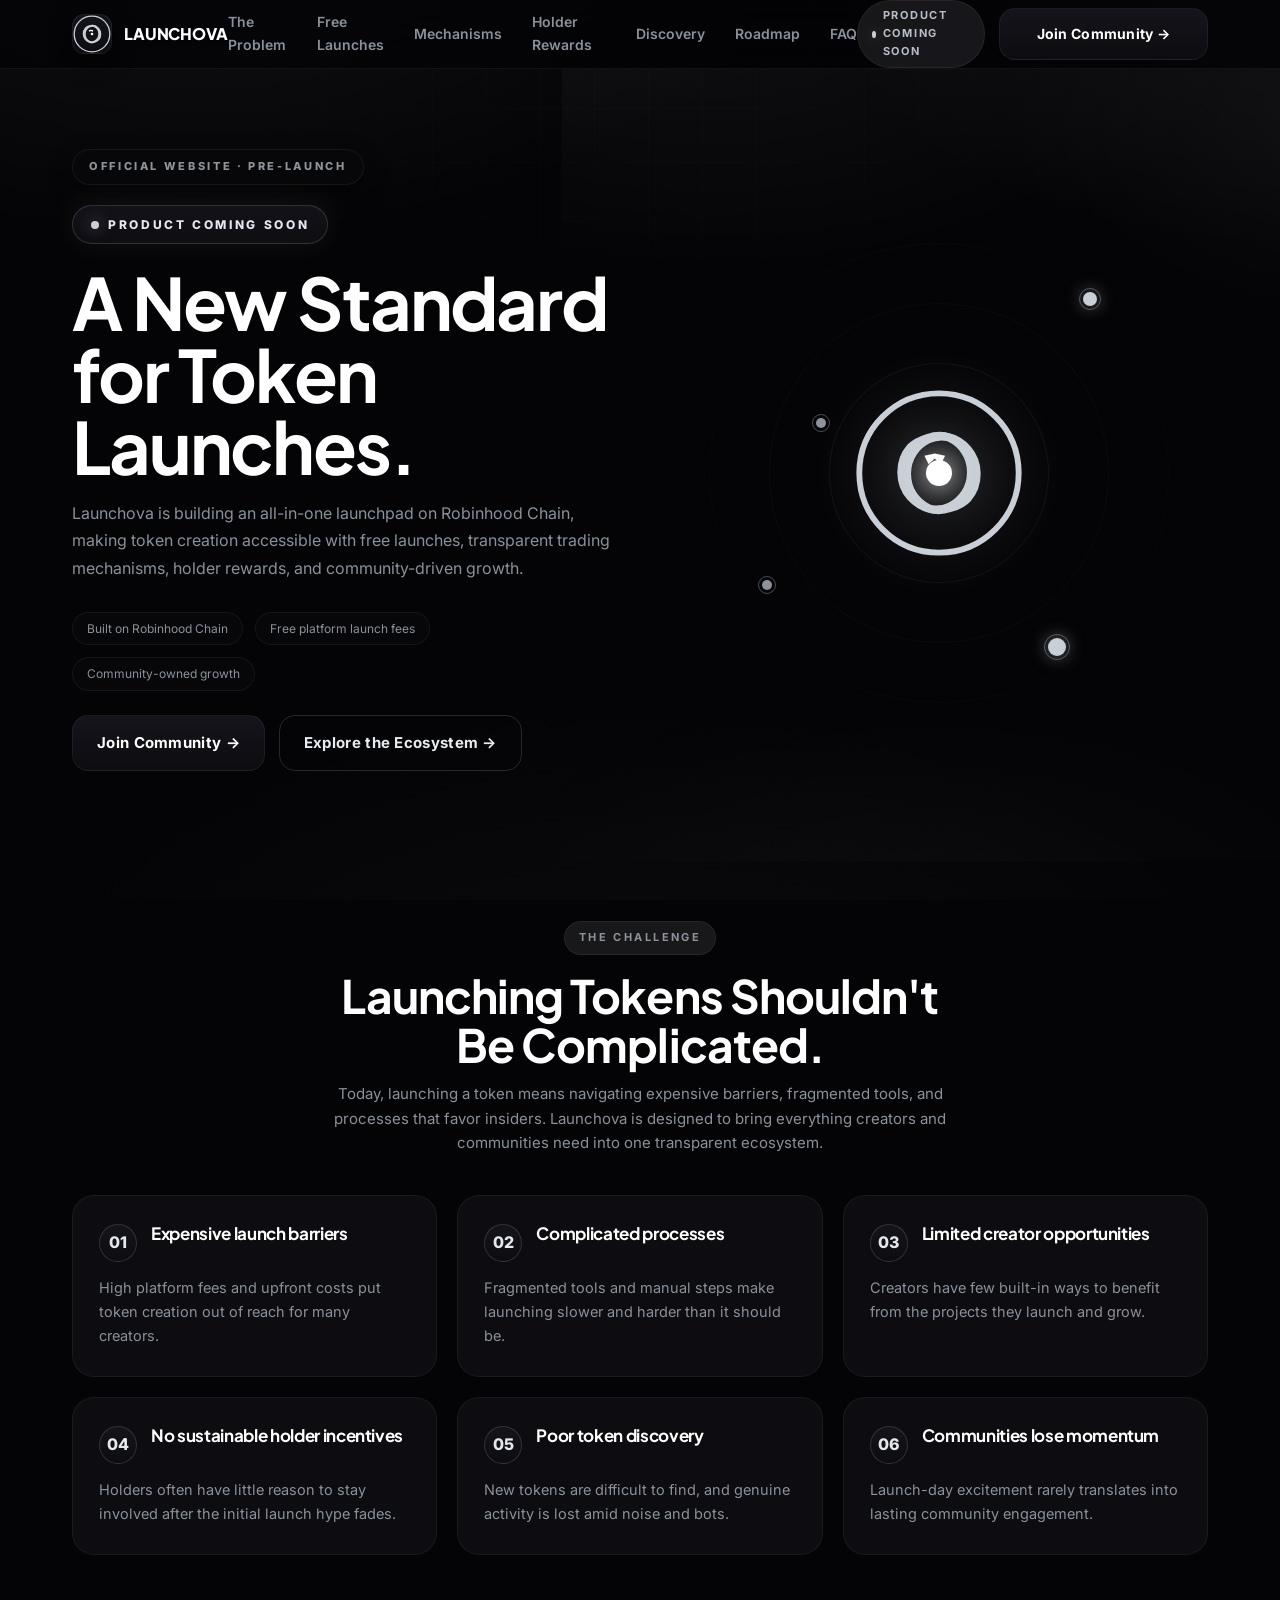
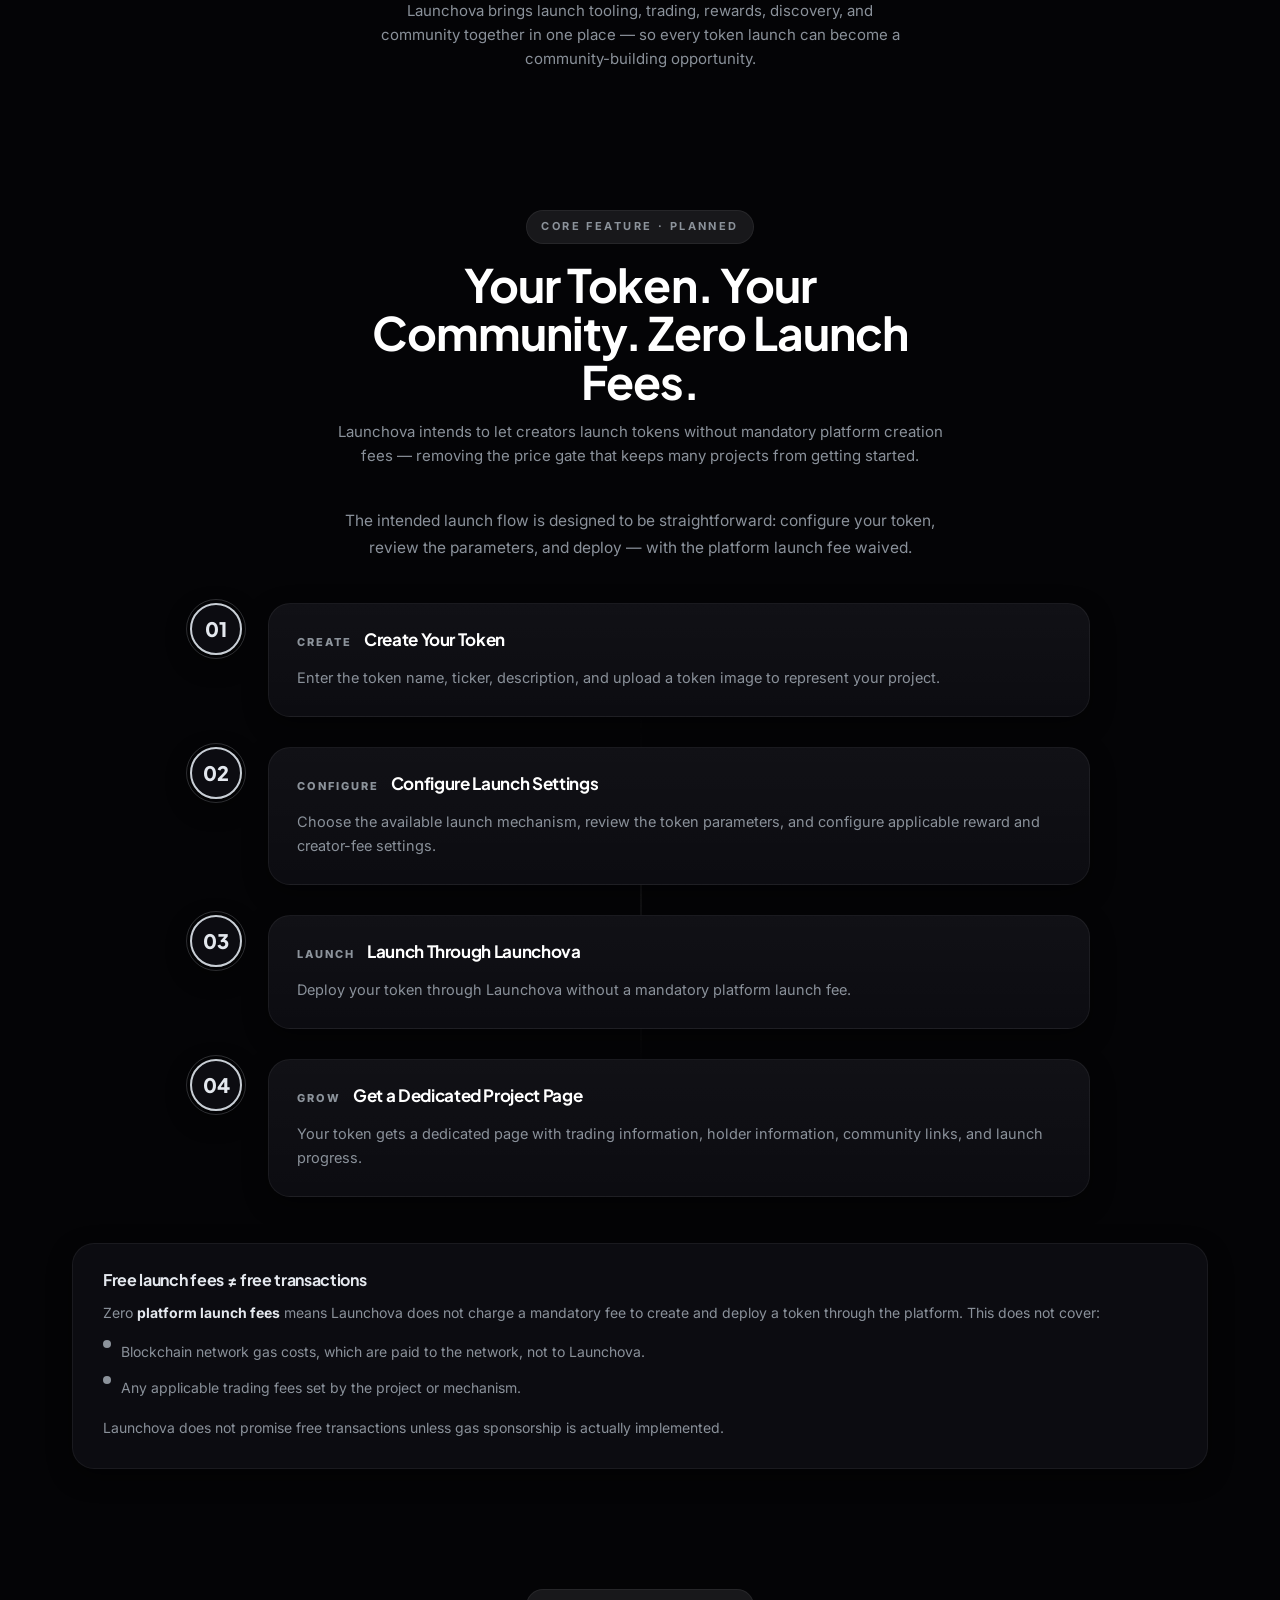
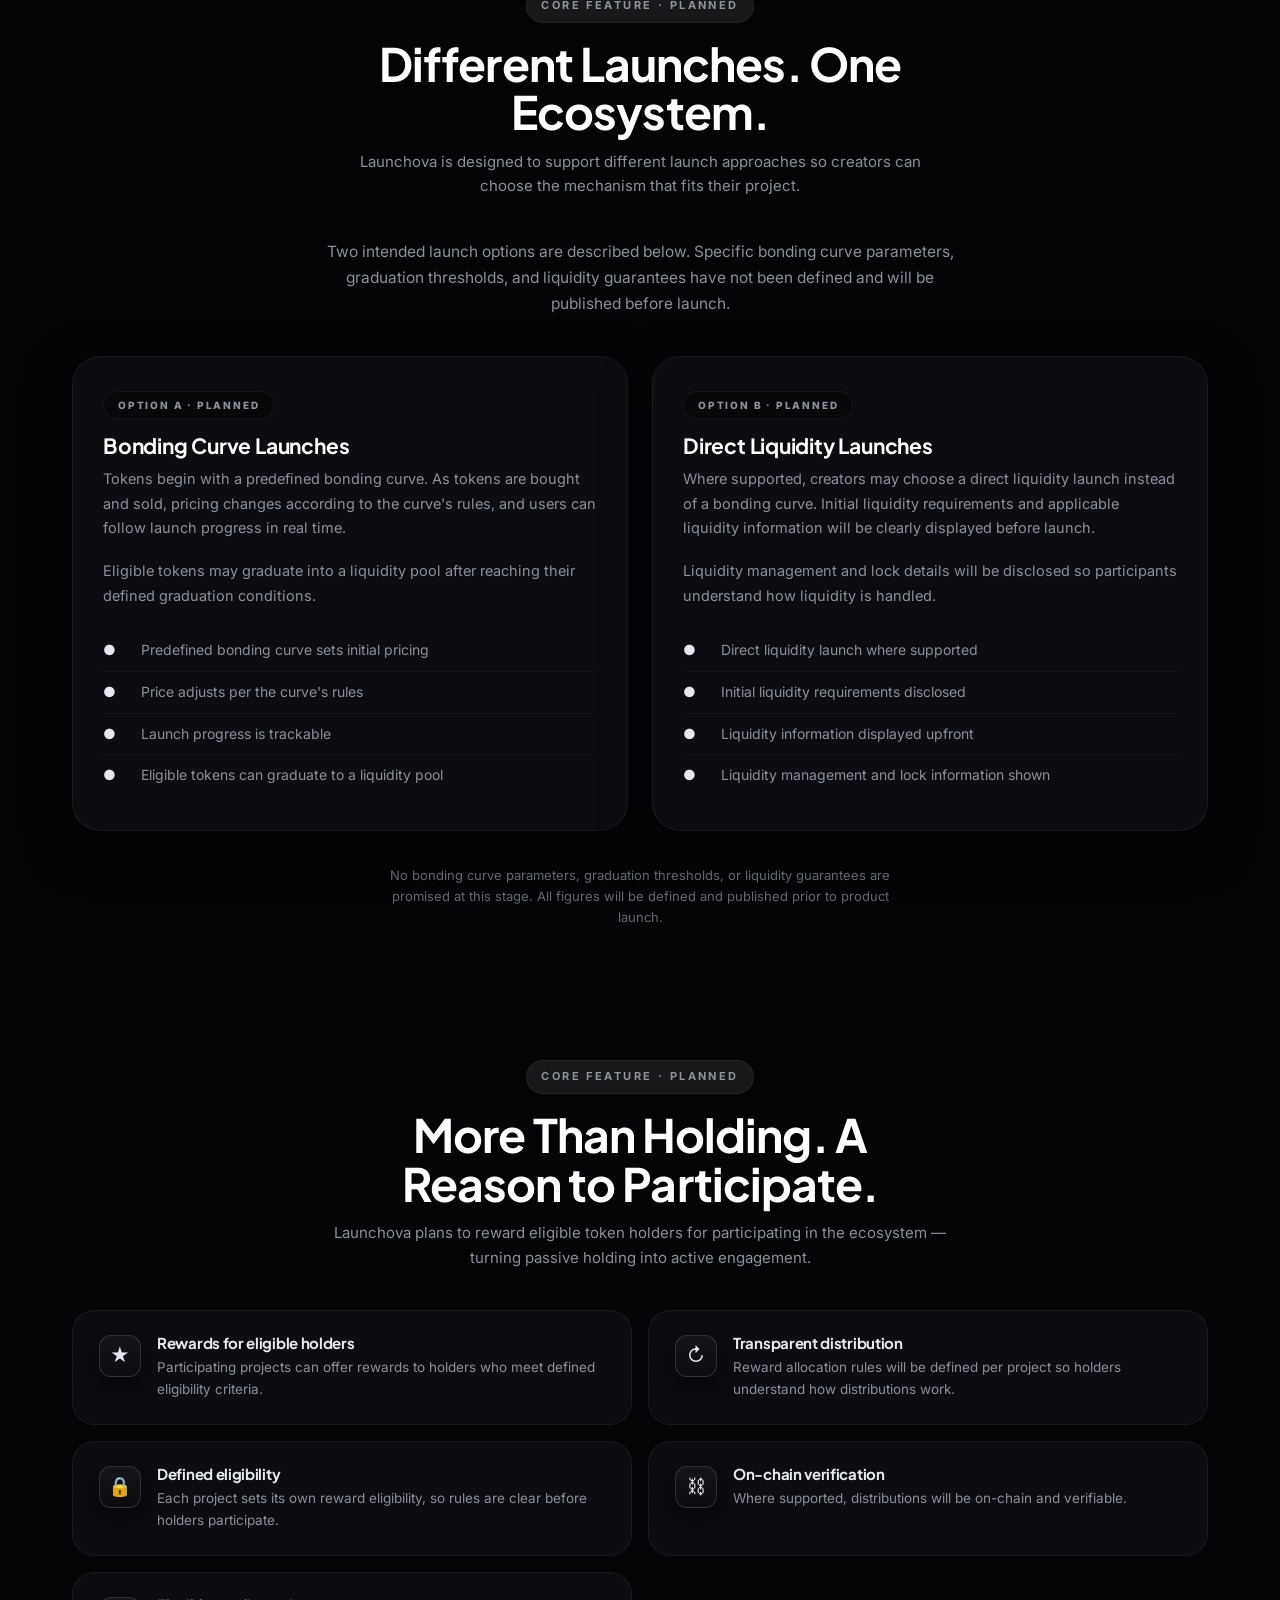
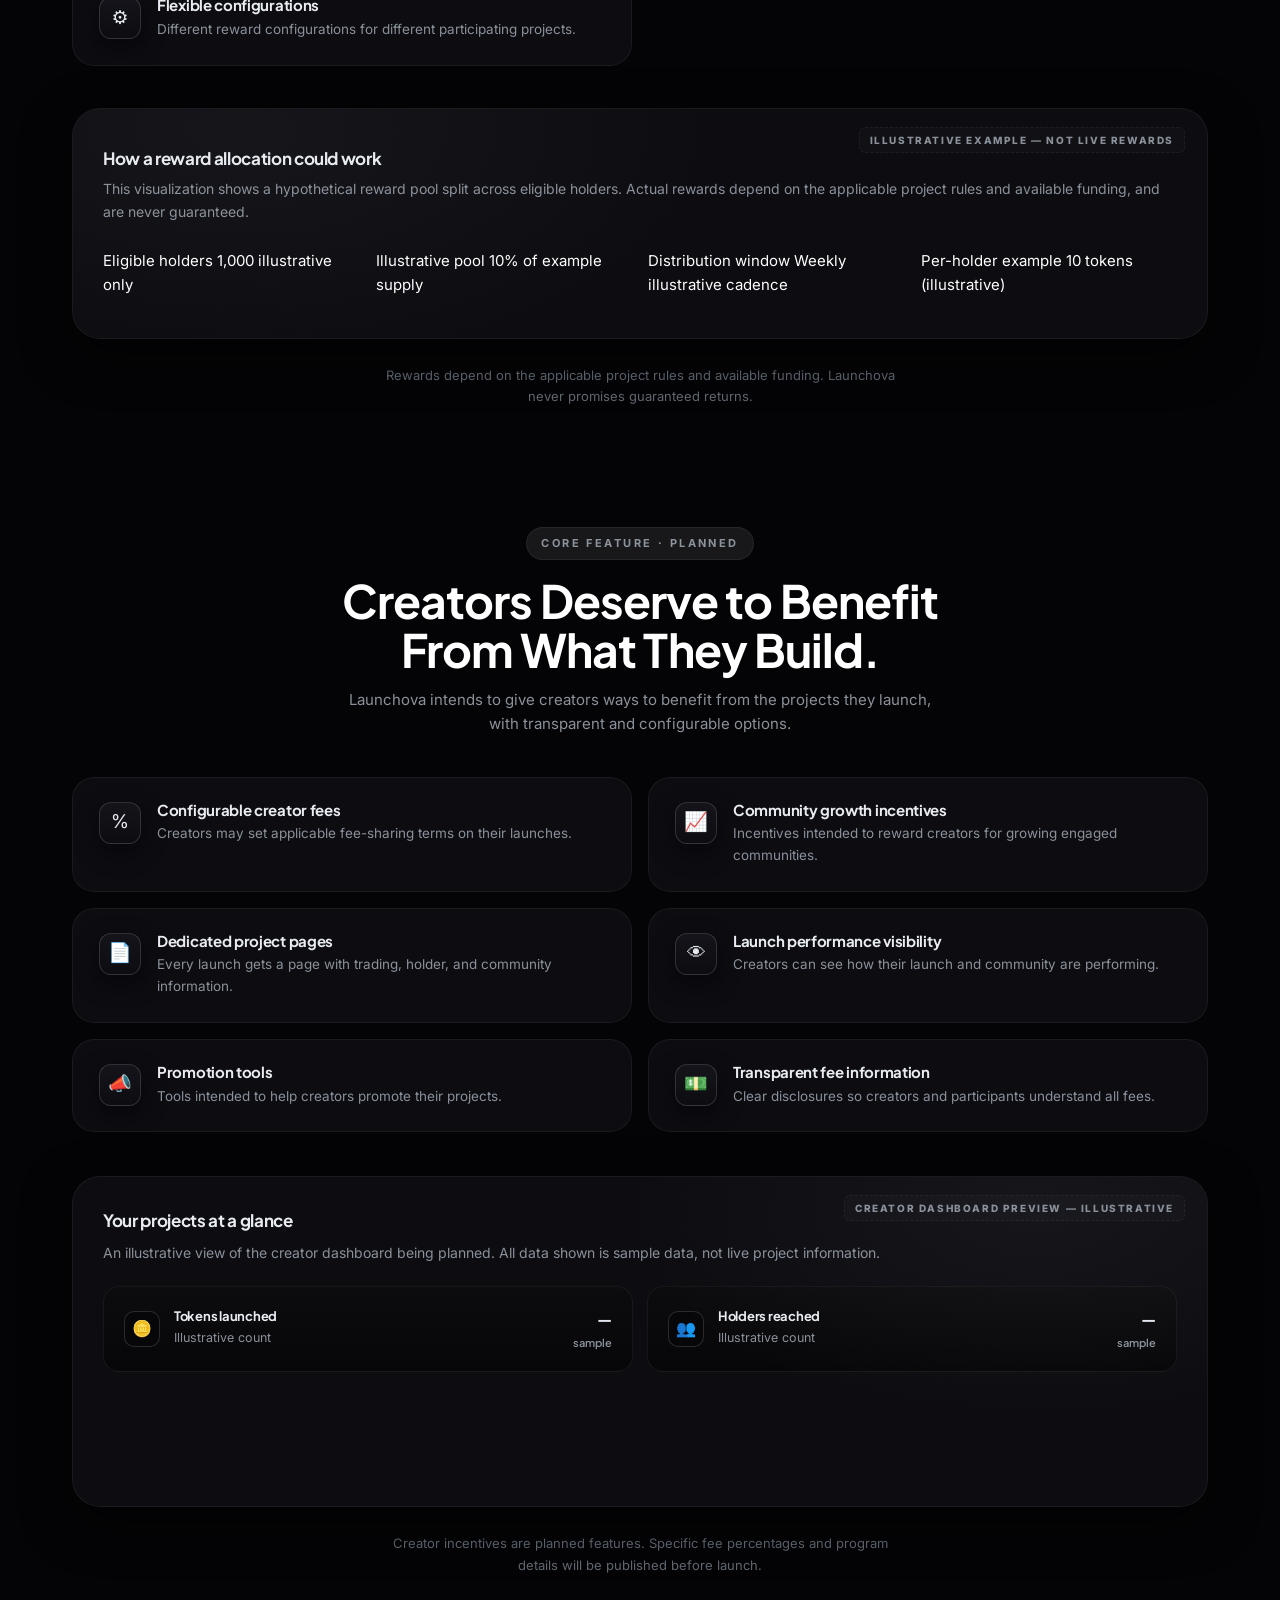
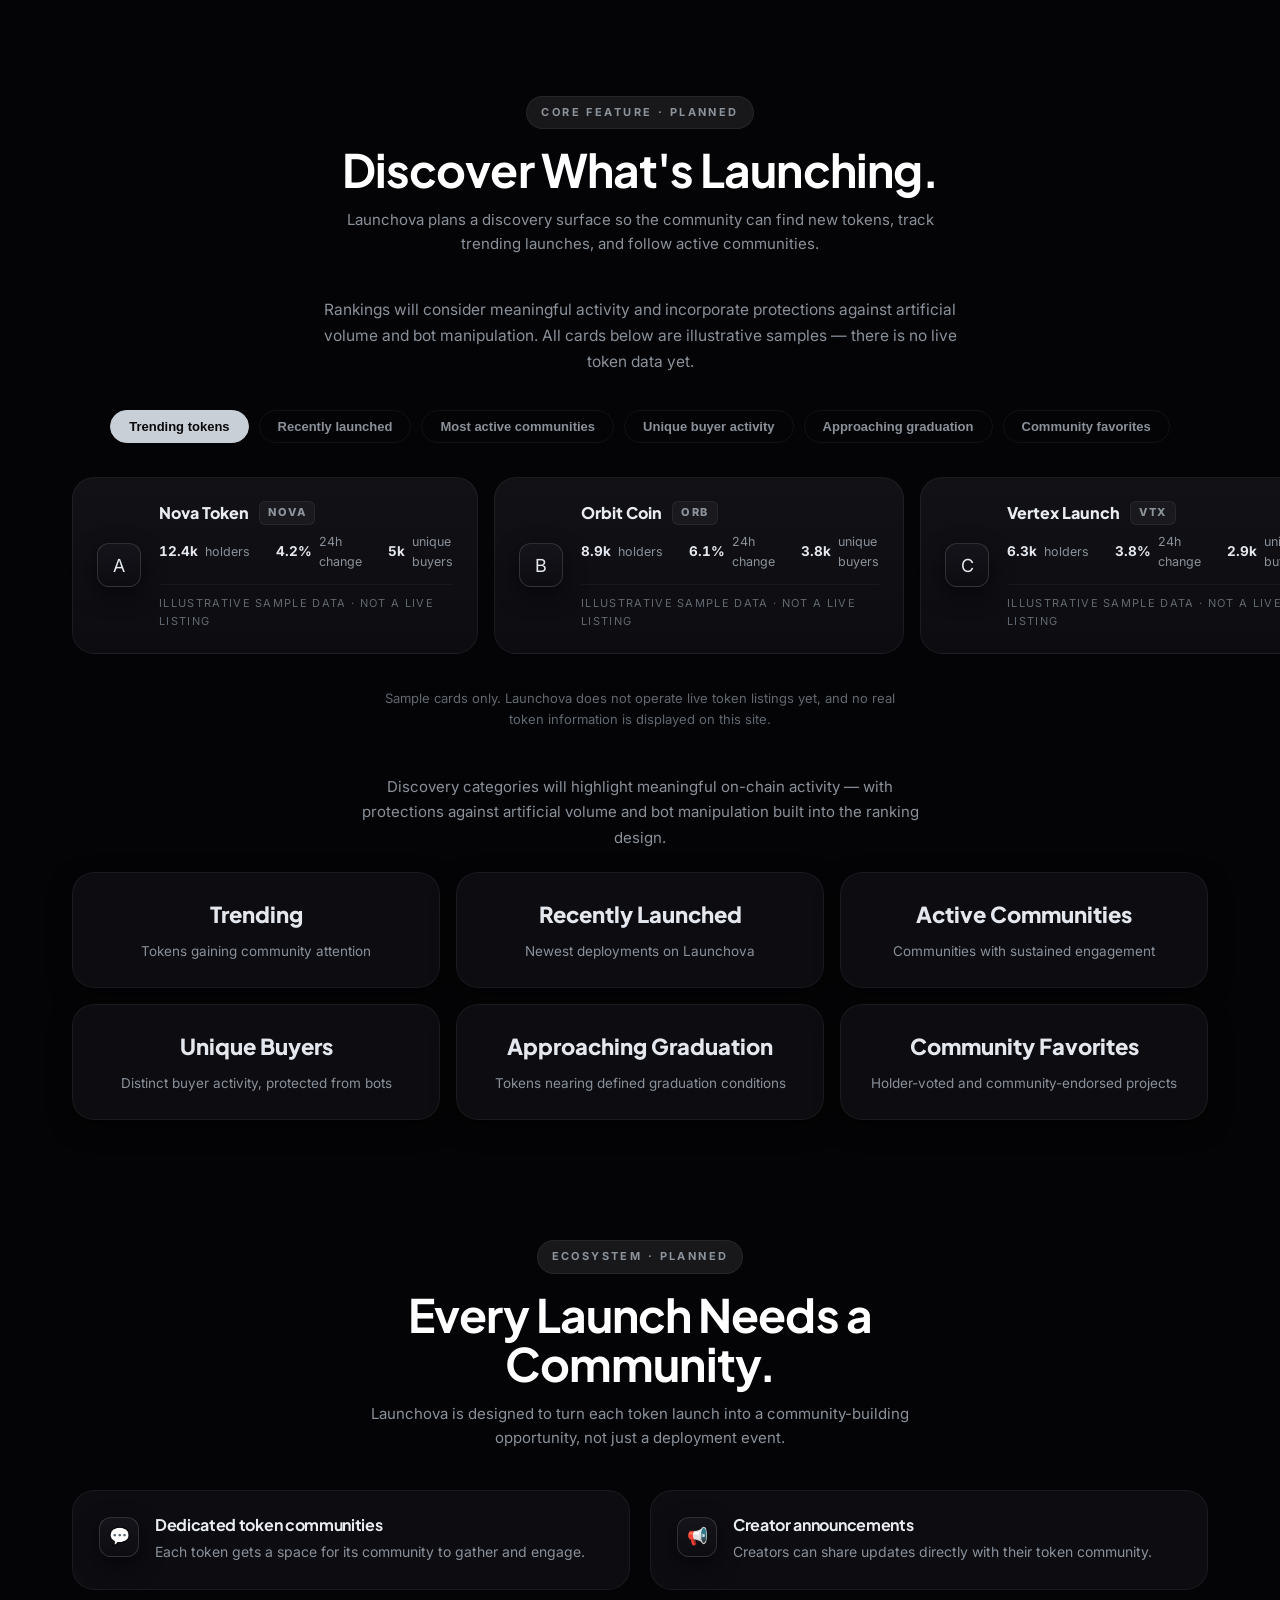
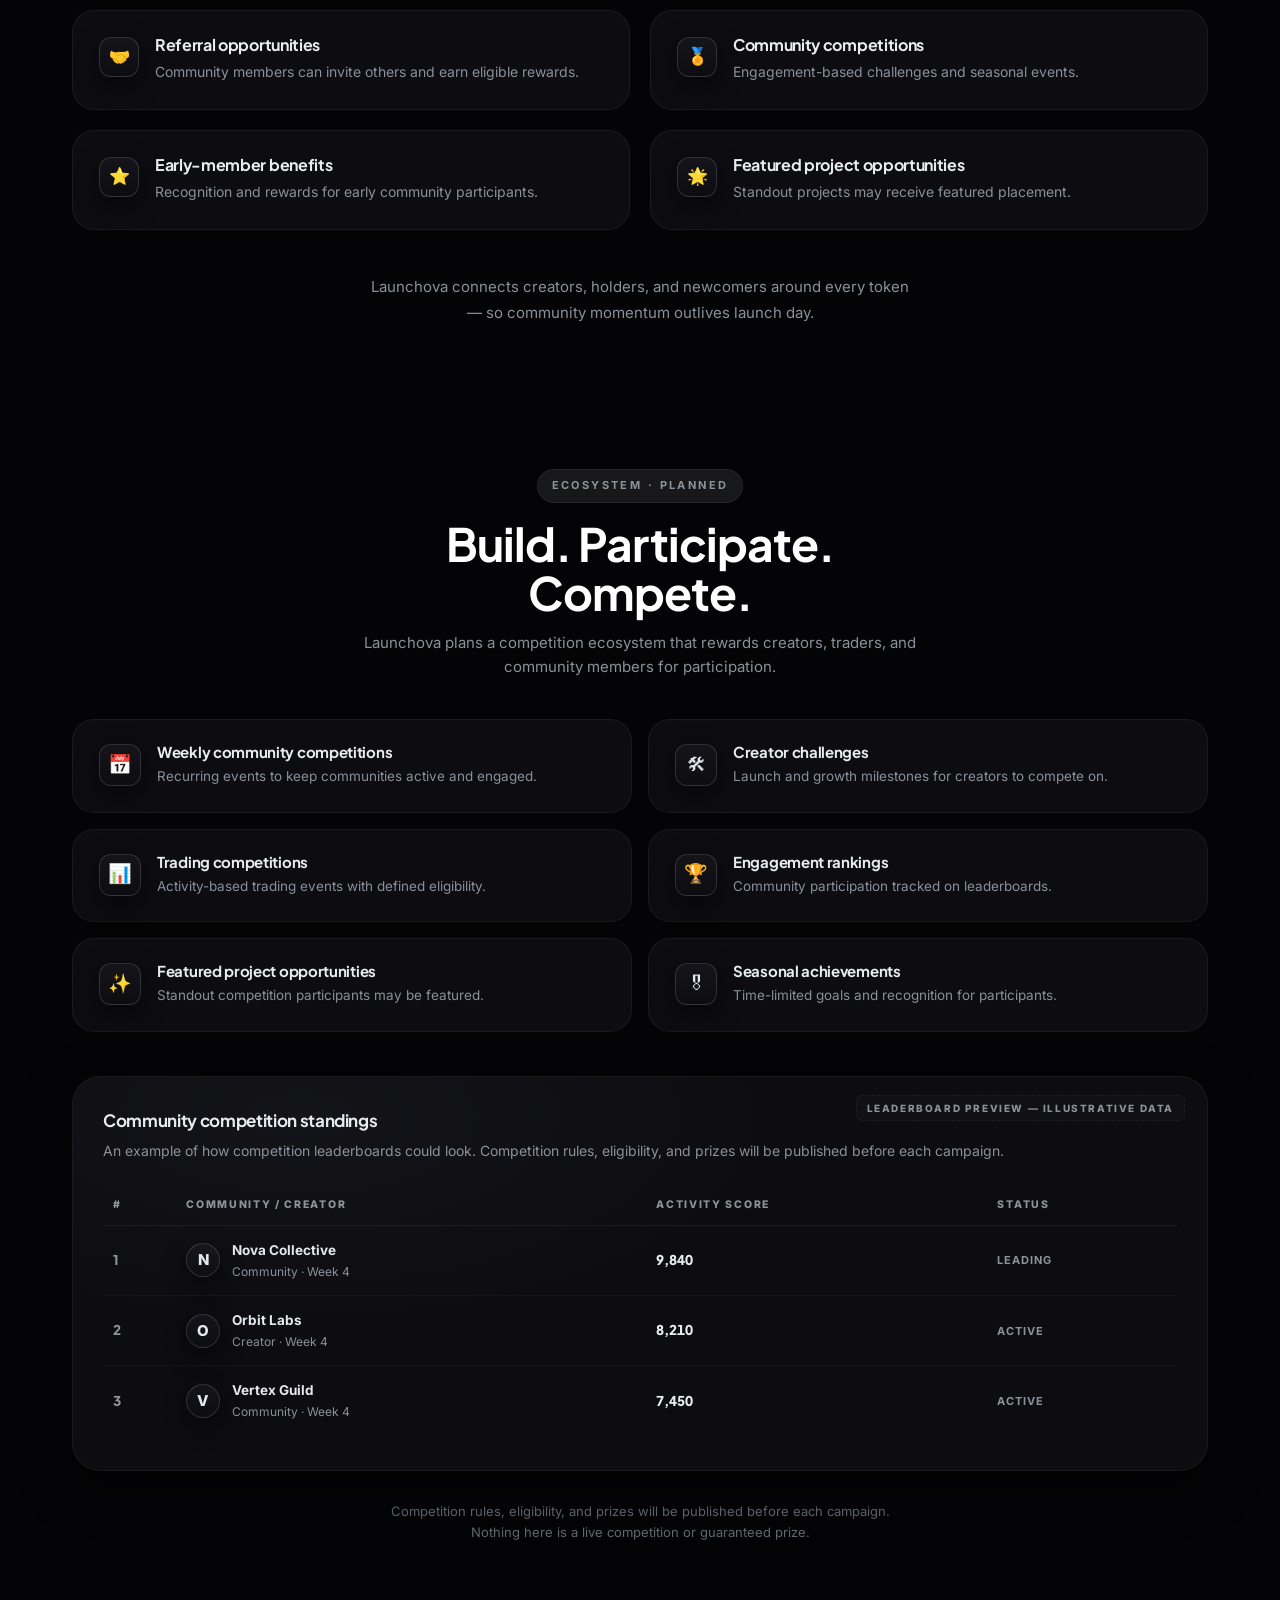
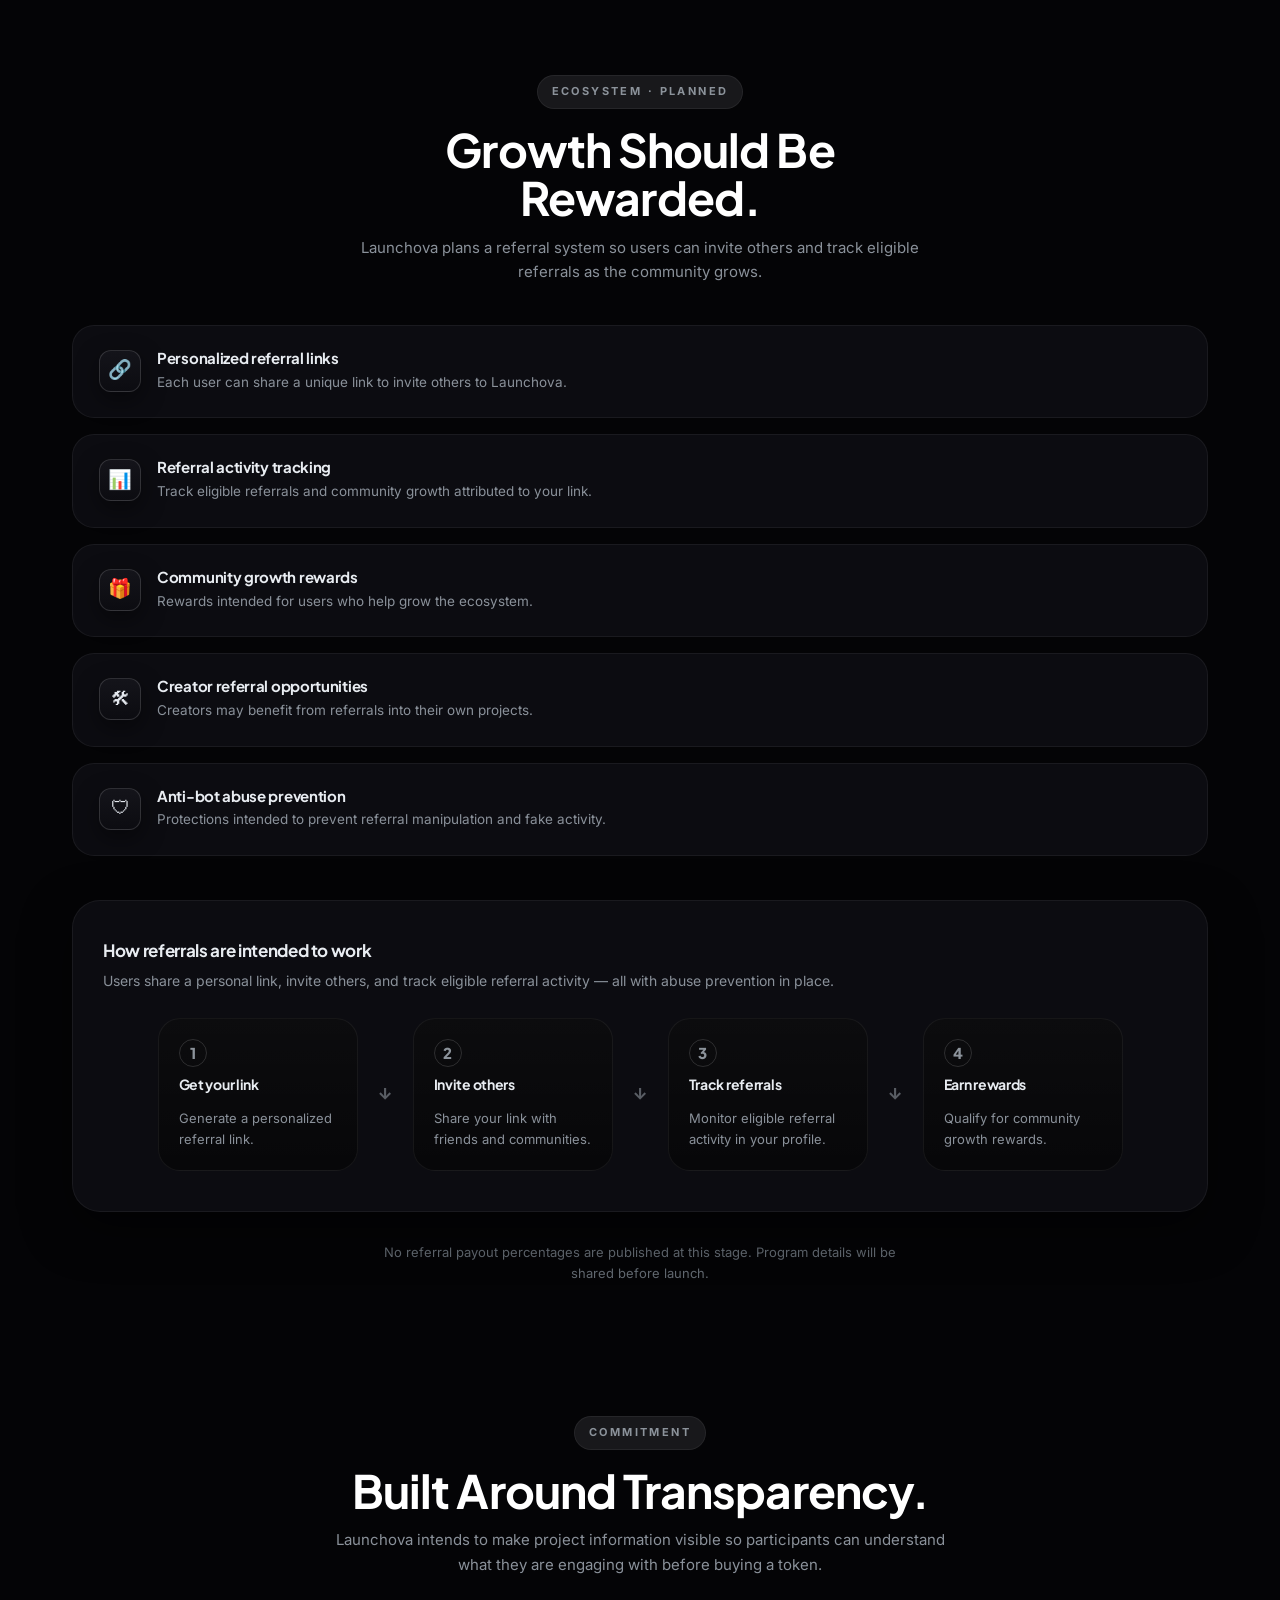
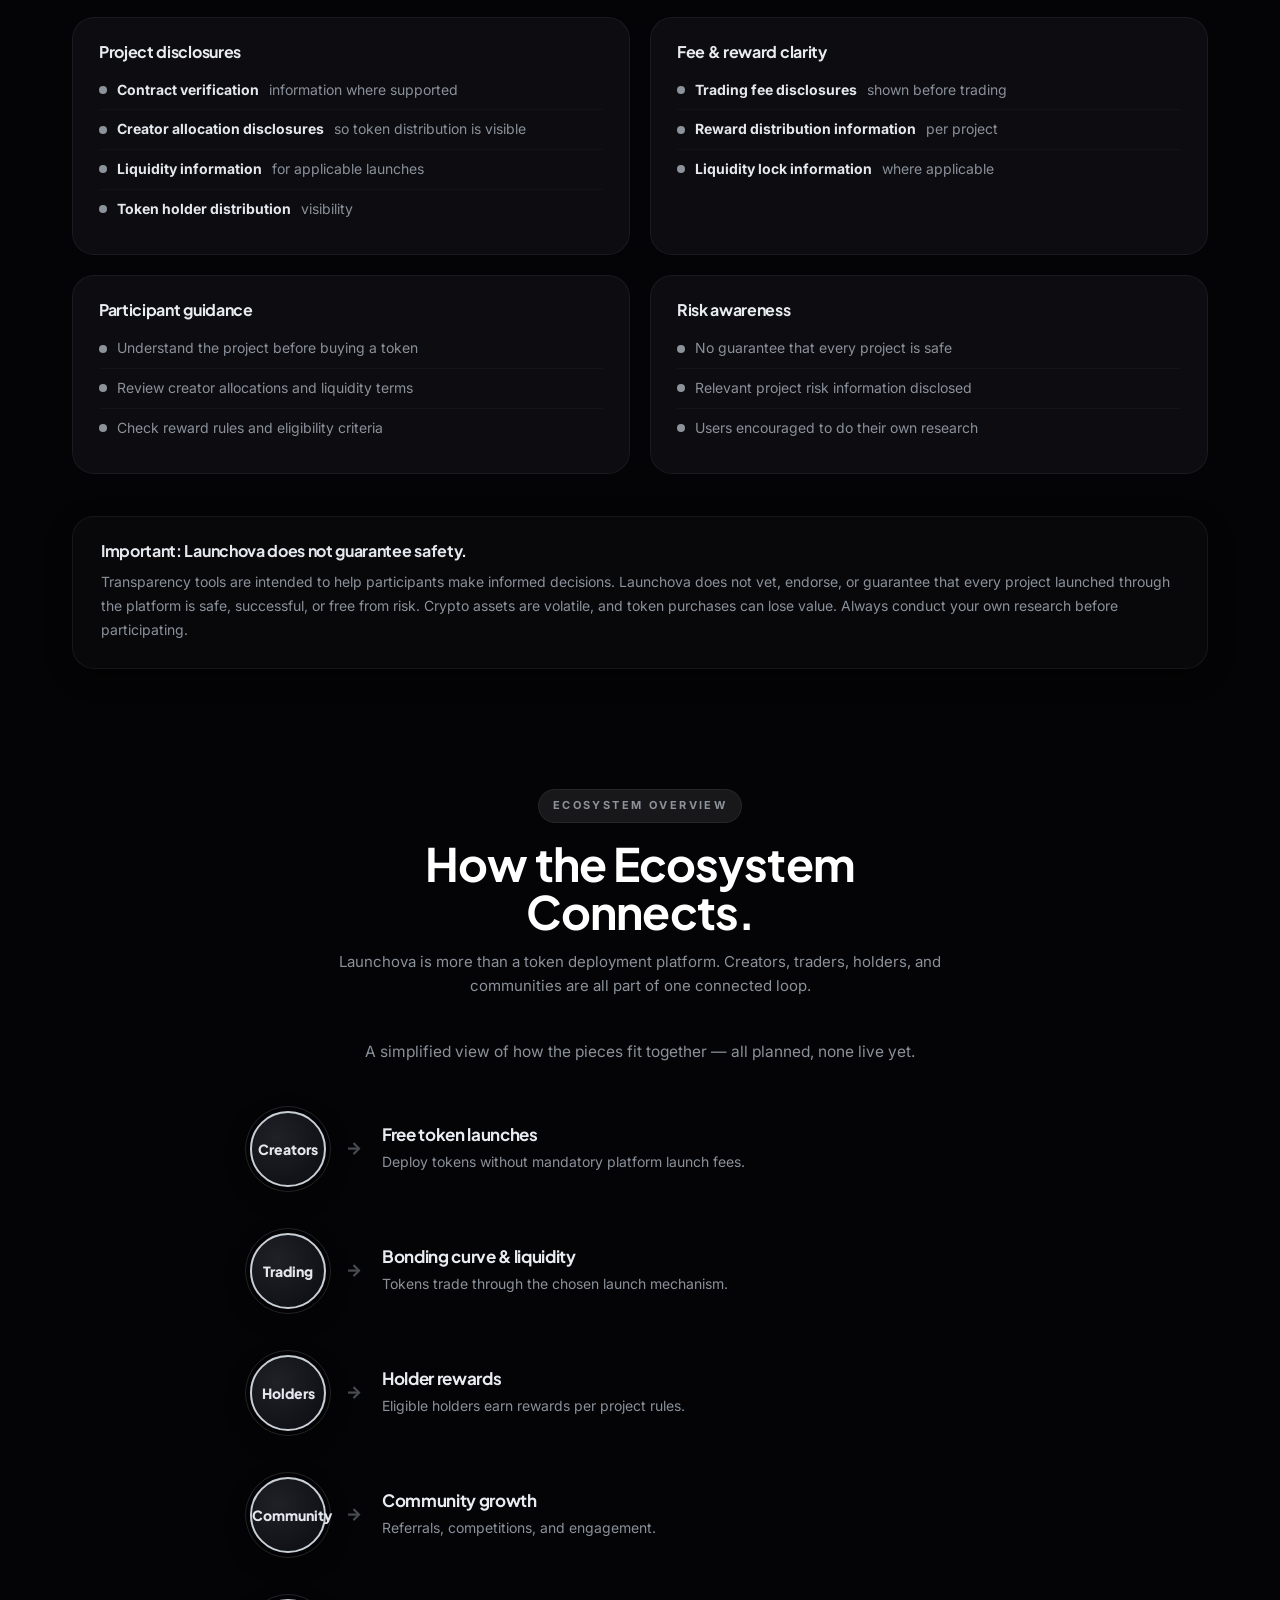
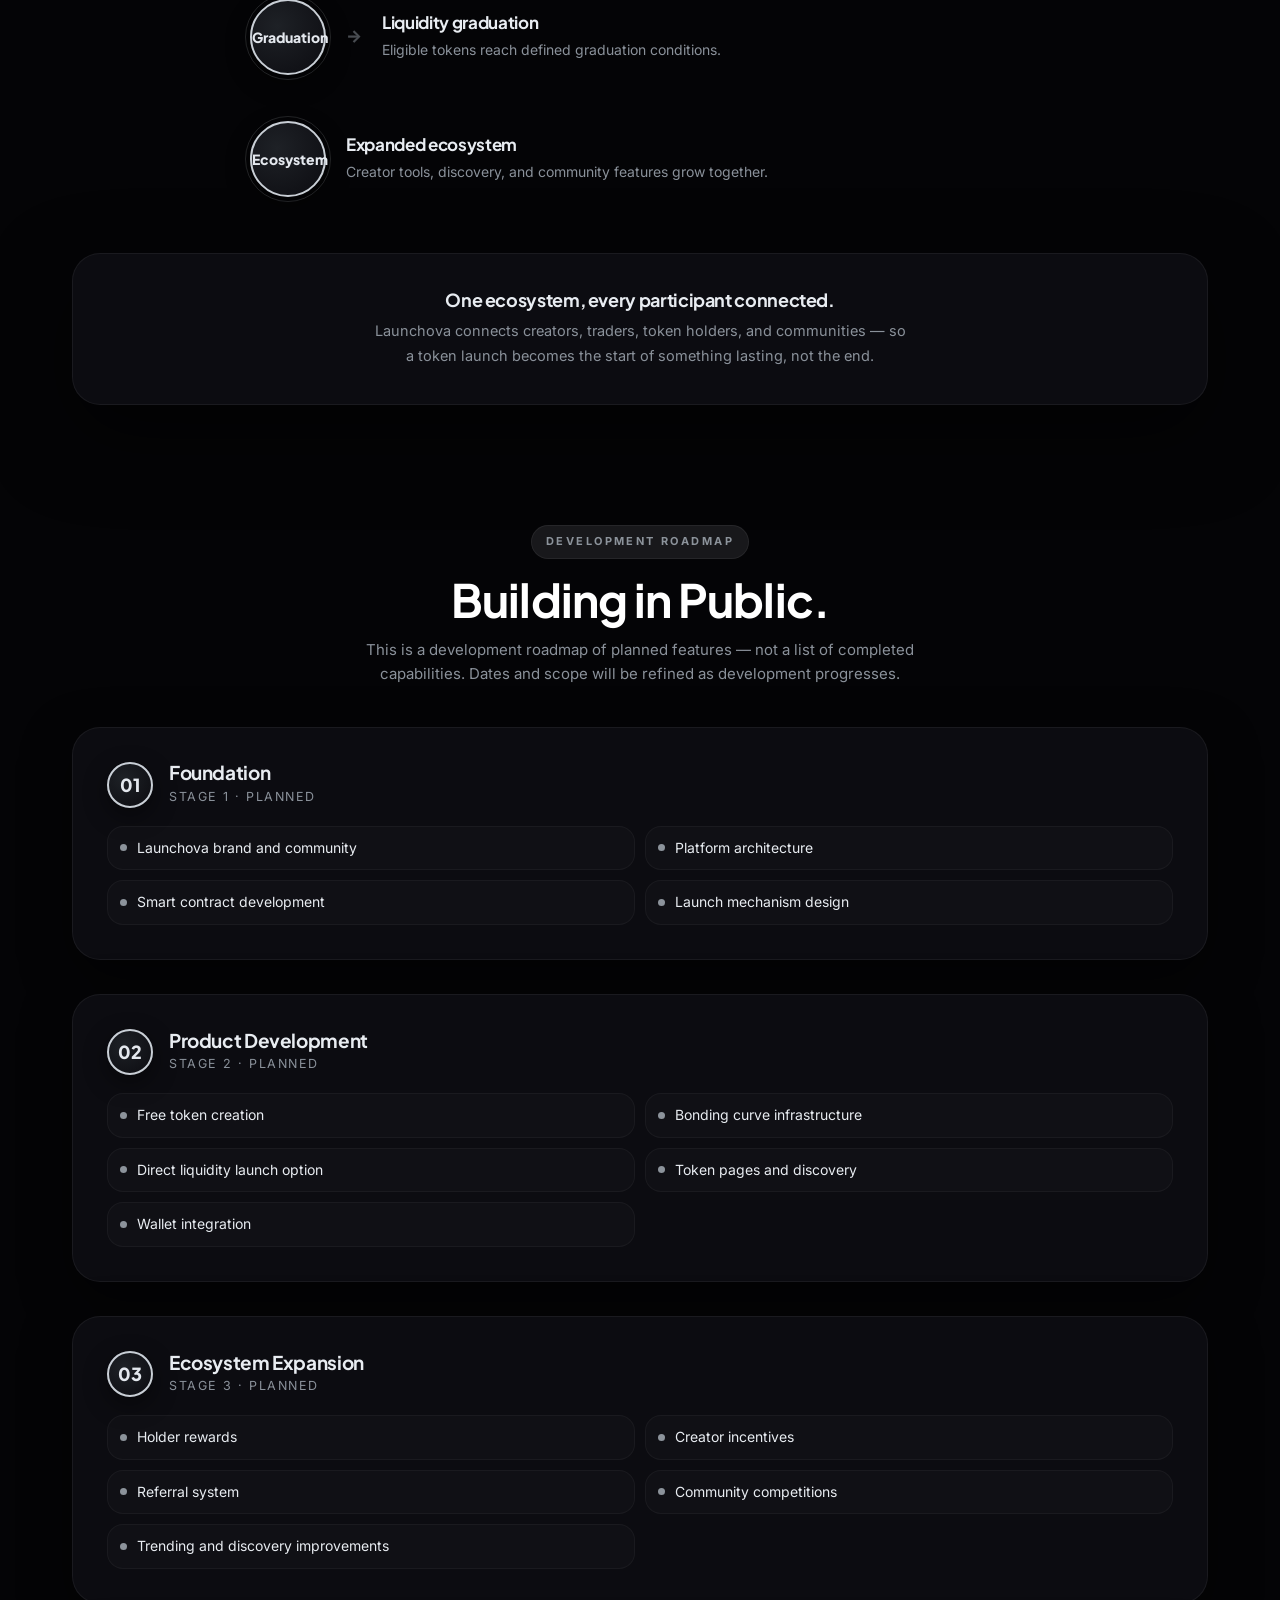
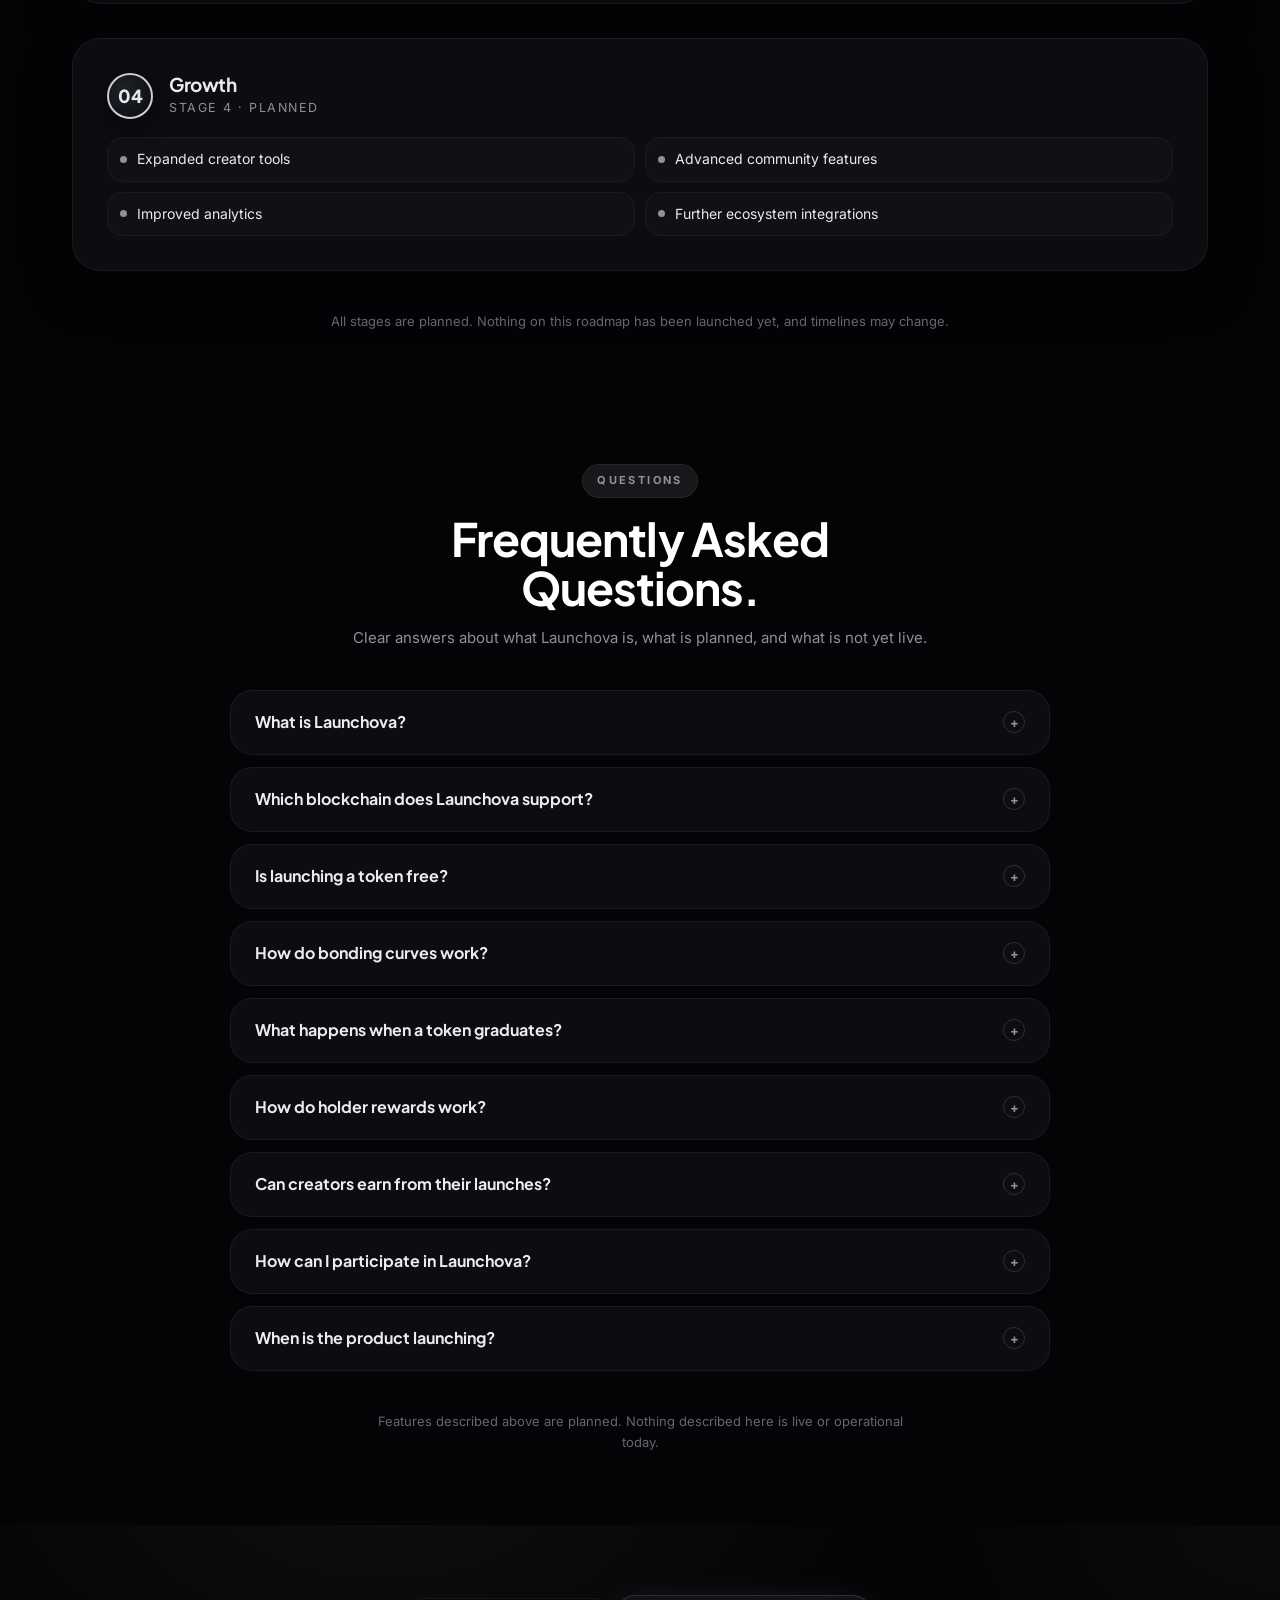
<file: index.html>
<!doctype html>
<html lang="en">
<head>
<meta charset="utf-8" />
<meta name="viewport" content="width=device-width, initial-scale=1" />
<title>Launchova — All-in-One Token Launchpad on Robinhood Chain</title>
<meta name="description" content="Launchova is building an all-in-one token launch and community rewards ecosystem on Robinhood Chain. Launch. Trade. Earn. Product coming soon." />
<meta name="theme-color" content="#040406" />

<link rel="icon" type="image/svg+xml" href="assets/favicon.svg" />
<link rel="preconnect" href="https://fonts.googleapis.com" />
<link rel="preconnect" href="https://fonts.gstatic.com" crossorigin />
<link href="https://fonts.googleapis.com/css2?family=Inter:wght@400;500;600;700&family=Plus+Jakarta+Sans:wght@600;700;800&display=swap" rel="stylesheet" />
<link rel="stylesheet" href="style.css" />
<noscript><style>.reveal{opacity:1!important;transform:none!important}</style></noscript>

<script type="application/ld+json">
{
  "@context": "https://schema.org",
  "@type": "Organization",
  "name": "Launchova",
  "url": "https://launchova.example",
  "description": "Launchova is building an all-in-one token launch and community rewards ecosystem on Robinhood Chain. Launch. Trade. Earn.",
  "slogan": "Launch. Trade. Earn."
}
</script>
</head>
<body class="page" data-page="home">

<div class="bg" aria-hidden="true"></div>

<!-- Navigation -->
<header class="nav" id="header">
  <div class="wrap nav-wrap">
    <a class="brand" href="#" aria-label="Launchova home">
      <span class="brand-mark" aria-hidden="true"><svg viewBox="0 0 64 64"><path d="M32 2c16.6 0 30 13.4 30 30s-13.4 30-30 30S2 48.6 2 32 15.4 2 32 2" fill="none" stroke="#c9cfd6" stroke-width="2.2" stroke-linecap="round"/><path d="M20 32c0-5.5 3.2-10.3 8-12.6 4.8-2.3 10.5-1.2 14.8 3.6 2.2 2.5 3.4 5.8 3.4 9.3 0 3.5-1.2 6.8-3.4 9.3s-10 5.9-14.8 3.6c-4.8-2.3-8-7.1-8-12.6" fill="none" stroke="#c9cfd6" stroke-width="3" stroke-linecap="round"/><path d="M44 32c0 5.5-3.2 10.3-8 12.6-4.8 2.3-10.5 1.2-14.8-3.6-2.2-2.5-3.4-5.8-3.4-9.3 0-3.5 1.2-6.8 3.4-9.3s10-5.9 14.8-3.6c4.8 2.3 8 7.1 8 12.6" fill="none" stroke="#c9cfd6" stroke-width="3" stroke-linecap="round"/><path d="M32 21.5l-1.6 3.2-3.9 0.8 1.6 3.2 2.3-2.2 2.3 2.2 1.6-3.2-3.9-0.8z" fill="#fff"/><circle cx="32" cy="32" r="2.2" fill="#fff"/></svg></span>
      <span class="brand-text">LAUNCHOVA</span>
    </a>

    <nav class="nav-links" aria-label="Primary navigation">
      <a href="#problem">The Problem</a>
      <a href="#launches">Free Launches</a>
      <a href="#mechanisms">Mechanisms</a>
      <a href="#rewards">Holder Rewards</a>
      <a href="#discovery">Discovery</a>
      <a href="#roadmap">Roadmap</a>
      <a href="#faq">FAQ</a>
    </nav>

    <div class="nav-actions">
      <span class="status-pill"><span class="pill-dot" aria-hidden="true"></span>Product Coming Soon</span>
      <a class="btn btn-full" href="https://t.me/launchova" target="_blank" rel="noopener">Join Community →</a>
      <button class="menu-btn" id="menu-btn" aria-expanded="false" aria-label="Open menu">☰</button>
    </div>
  </div>
</header>

<div class="mobile-menu" id="mobile-menu">
  <button class="nav-close" aria-label="Close menu" id="nav-close">✕</button>
  <a href="#problem">The Problem</a>
  <a href="#launches">Free Launches</a>
  <a href="#mechanisms">Mechanisms</a>
  <a href="#rewards">Holder Rewards</a>
  <a href="#discovery">Discovery</a>
  <a href="#roadmap">Roadmap</a>
  <a href="#faq">FAQ</a>
  <div class="mobile-cta">
    <a class="btn btn-full" href="https://t.me/launchova" target="_blank" rel="noopener">Join the Launchova Community →</a>
    <span class="status-pill" style="margin-top:6px"><span class="pill-dot" aria-hidden="true"></span>Product Coming Soon</span>
  </div>
</div>

<main id="top">

  <!-- ======================= HERO ======================= -->
  <section class="hero" id="hero" aria-label="Hero section">
    <div class="wrap">
      <div class="hero-grid">
        <div class="hero-content reveal">
          <span class="hero-eyebrow">Official Website · Pre-Launch</span>
          <span class="status-badge reveal delay-1"><span class="status-dot" aria-hidden="true"></span>PRODUCT COMING SOON</span>
          <h1 class="reveal delay-2">A New Standard<br/>for Token Launches.</h1>
          <p class="lead reveal delay-3">Launchova is building an all-in-one launchpad on Robinhood Chain, making token creation accessible with free launches, transparent trading mechanisms, holder rewards, and community-driven growth.</p>

          <div class="hero-stats reveal delay-3">
            <span class="stat-pill">Built on Robinhood Chain</span>
            <span class="stat-pill">Free platform launch fees</span>
            <span class="stat-pill">Community-owned growth</span>
          </div>

          <div class="hero-actions reveal delay-3">
            <a class="btn" href="https://t.me/launchova" target="_blank" rel="noopener">Join Community →</a>
            <a class="btn btn-outline" href="#ecosystem">Explore the Ecosystem →</a>
          </div>
        </div>

        <div class="hero-visual reveal delay-4">
          <div class="hero-swoosh" aria-hidden="true"></div>
          <div class="orbital-stage">
            <div class="orbit-ring small" aria-hidden="true"></div>
            <div class="orbit-ring medium" aria-hidden="true"></div>
            <div class="orbit-ring large" aria-hidden="true"></div>

            <div class="orbit-node small" style="top:42%;left:28%;" aria-hidden="true"></div>
            <div class="orbit-node medium" style="top:78%;left:72%;" aria-hidden="true"></div>
            <div class="orbit-node pulse-node" style="top:22%;left:78%;" aria-hidden="true"></div>
            <div class="orbit-node small" style="top:68%;left:18%;" aria-hidden="true"></div>

            <div class="hero-logo-wrap" aria-hidden="true">
              <span class="brand-mark"><svg viewBox="0 0 64 64"><path d="M32 2c16.6 0 30 13.4 30 30s-13.4 30-30 30S2 48.6 2 32 15.4 2 32 2" fill="none" stroke="#c9cfd6" stroke-width="2.2" stroke-linecap="round"/><path d="M20 32c0-5.5 3.2-10.3 8-12.6 4.8-2.3 10.5-1.2 14.8 3.6 2.2 2.5 3.4 5.8 3.4 9.3 0 3.5-1.2 6.8-3.4 9.3s-10 5.9-14.8 3.6c-4.8-2.3-8-7.1-8-12.6" fill="none" stroke="#c9cfd6" stroke-width="3" stroke-linecap="round"/><path d="M44 32c0 5.5-3.2 10.3-8 12.6-4.8 2.3-10.5 1.2-14.8-3.6-2.2-2.5-3.4-5.8-3.4-9.3 0-3.5 1.2-6.8 3.4-9.3s10-5.9 14.8-3.6c4.8 2.3 8 7.1 8 12.6" fill="none" stroke="#c9cfd6" stroke-width="3" stroke-linecap="round"/><path d="M32 21.5l-1.6 3.2-3.9 0.8 1.6 3.2 2.3-2.2 2.3 2.2 1.6-3.2-3.9-0.8z" fill="#fff"/><circle cx="32" cy="32" r="2.2" fill="#fff"/></svg></span>
              <span class="star-core" aria-hidden="true"></span>
            </div>
          </div>
        </div>
      </div>
    </div>
  </section>

  <!-- ======================= THE PROBLEM ======================= -->
  <section class="section" id="problem" aria-label="The problem we are solving">
    <div class="wrap">
      <div class="section-head reveal">
        <span class="kicker">The Challenge</span>
        <h2>Launching Tokens Shouldn't Be Complicated.</h2>
        <p>Today, launching a token means navigating expensive barriers, fragmented tools, and processes that favor insiders. Launchova is designed to bring everything creators and communities need into one transparent ecosystem.</p>
      </div>

      <div class="problem-grid">
        <div class="problem-card reveal">
          <div class="problem-head">
            <span class="problem-num">01</span>
            <h3>Expensive launch barriers</h3>
          </div>
          <p>High platform fees and upfront costs put token creation out of reach for many creators.</p>
        </div>
        <div class="problem-card reveal delay-1">
          <div class="problem-head">
            <span class="problem-num">02</span>
            <h3>Complicated processes</h3>
          </div>
          <p>Fragmented tools and manual steps make launching slower and harder than it should be.</p>
        </div>
        <div class="problem-card reveal delay-2">
          <div class="problem-head">
            <span class="problem-num">03</span>
            <h3>Limited creator opportunities</h3>
          </div>
          <p>Creators have few built-in ways to benefit from the projects they launch and grow.</p>
        </div>
        <div class="problem-card reveal delay-3">
          <div class="problem-head">
            <span class="problem-num">04</span>
            <h3>No sustainable holder incentives</h3>
          </div>
          <p>Holders often have little reason to stay involved after the initial launch hype fades.</p>
        </div>
        <div class="problem-card reveal delay-4">
          <div class="problem-head">
            <span class="problem-num">05</span>
            <h3>Poor token discovery</h3>
          </div>
          <p>New tokens are difficult to find, and genuine activity is lost amid noise and bots.</p>
        </div>
        <div class="problem-card reveal delay-5">
          <div class="problem-head">
            <span class="problem-num">06</span>
            <h3>Communities lose momentum</h3>
          </div>
          <p>Launch-day excitement rarely translates into lasting community engagement.</p>
        </div>
      </div>

      <div class="problem-connect reveal delay-6">
        <p>Launchova brings launch tooling, trading, rewards, discovery, and community together in one place — so every token launch can become a community-building opportunity.</p>
      </div>
    </div>
  </section>

  <!-- ======================= FREE TOKEN LAUNCHES ======================= -->
  <section class="section" id="launches" aria-label="Free token launches">
    <div class="wrap">
      <div class="section-head reveal">
        <span class="kicker">Core Feature · Planned</span>
        <h2>Your Token. Your Community. Zero Launch Fees.</h2>
        <p>Launchova intends to let creators launch tokens without mandatory platform creation fees — removing the price gate that keeps many projects from getting started.</p>
      </div>

      <div class="steps-intro reveal">The intended launch flow is designed to be straightforward: configure your token, review the parameters, and deploy — with the platform launch fee waived.</div>

      <div class="process reveal">
        <div class="process-item delay-1">
          <span class="step-marker">01</span>
          <div class="step-content">
            <div class="step-head"><span class="step-kicker">Create</span><h3>Create Your Token</h3></div>
            <p>Enter the token name, ticker, description, and upload a token image to represent your project.</p>
          </div>
        </div>
        <div class="process-item delay-2">
          <span class="step-marker">02</span>
          <div class="step-content">
            <div class="step-head"><span class="step-kicker">Configure</span><h3>Configure Launch Settings</h3></div>
            <p>Choose the available launch mechanism, review the token parameters, and configure applicable reward and creator-fee settings.</p>
          </div>
        </div>
        <div class="process-item delay-3">
          <span class="step-marker">03</span>
          <div class="step-content">
            <div class="step-head"><span class="step-kicker">Launch</span><h3>Launch Through Launchova</h3></div>
            <p>Deploy your token through Launchova without a mandatory platform launch fee.</p>
          </div>
        </div>
        <div class="process-item delay-4">
          <span class="step-marker">04</span>
          <div class="step-content">
            <div class="step-head"><span class="step-kicker">Grow</span><h3>Get a Dedicated Project Page</h3></div>
            <p>Your token gets a dedicated page with trading information, holder information, community links, and launch progress.</p>
          </div>
        </div>
      </div>

      <div class="fee-clarification reveal delay-5">
        <h4>Free launch fees ≠ free transactions</h4>
        <p>Zero <strong>platform launch fees</strong> means Launchova does not charge a mandatory fee to create and deploy a token through the platform. This does not cover:</p>
        <ul style="margin:0;padding:0;list-style:none;color:var(--muted);font-size:14px;line-height:1.7">
          <li style="padding:6px 0;display:flex;gap:10px;align-items:flex-start"><span style="flex:0 0 auto;width:8px;height:8px;border-radius:50%;background:var(--silver-dim)"></span> Blockchain network gas costs, which are paid to the network, not to Launchova.</li>
          <li style="padding:6px 0;display:flex;gap:10px;align-items:flex-start"><span style="flex:0 0 auto;width:8px;height:8px;border-radius:50%;background:var(--silver-dim)"></span> Any applicable trading fees set by the project or mechanism.</li>
        </ul>
        <p style="margin-top:10px">Launchova does not promise free transactions unless gas sponsorship is actually implemented.</p>
      </div>
    </div>
  </section>

  <!-- ======================= FLEXIBLE LAUNCH MECHANISMS ======================= -->
  <section class="section" id="mechanisms" aria-label="Flexible launch mechanisms">
    <div class="wrap">
      <div class="section-head reveal">
        <span class="kicker">Core Feature · Planned</span>
        <h2>Different Launches. One Ecosystem.</h2>
        <p>Launchova is designed to support different launch approaches so creators can choose the mechanism that fits their project.</p>
      </div>

      <div class="mech-intro reveal">Two intended launch options are described below. Specific bonding curve parameters, graduation thresholds, and liquidity guarantees have not been defined and will be published before launch.</div>

      <div class="mech-panels">
        <div class="mech-panel reveal">
          <span class="mech-tag">Option A · Planned</span>
          <h3>Bonding Curve Launches</h3>
          <p>Tokens begin with a predefined bonding curve. As tokens are bought and sold, pricing changes according to the curve's rules, and users can follow launch progress in real time.</p>
          <p>Eligible tokens may graduate into a liquidity pool after reaching their defined graduation conditions.</p>
          <ul class="mech-features">
            <li><b>●</b><span>Predefined bonding curve sets initial pricing</span></li>
            <li><b>●</b><span>Price adjusts per the curve's rules</span></li>
            <li><b>●</b><span>Launch progress is trackable</span></li>
            <li><b>●</b><span>Eligible tokens can graduate to a liquidity pool</span></li>
          </ul>
        </div>

        <div class="mech-panel reveal delay-1">
          <span class="mech-tag">Option B · Planned</span>
          <h3>Direct Liquidity Launches</h3>
          <p>Where supported, creators may choose a direct liquidity launch instead of a bonding curve. Initial liquidity requirements and applicable liquidity information will be clearly displayed before launch.</p>
          <p>Liquidity management and lock details will be disclosed so participants understand how liquidity is handled.</p>
          <ul class="mech-features">
            <li><b>●</b><span>Direct liquidity launch where supported</span></li>
            <li><b>●</b><span>Initial liquidity requirements disclosed</span></li>
            <li><b>●</b><span>Liquidity information displayed upfront</span></li>
            <li><b>●</b><span>Liquidity management and lock information shown</span></li>
          </ul>
        </div>
      </div>

      <p class="mech-note reveal">No bonding curve parameters, graduation thresholds, or liquidity guarantees are promised at this stage. All figures will be defined and published prior to product launch.</p>
    </div>
  </section>

  <!-- ======================= HOLDER REWARDS ======================= -->
  <section class="section" id="rewards" aria-label="Holder rewards">
    <div class="wrap">
      <div class="section-head reveal">
        <span class="kicker">Core Feature · Planned</span>
        <h2>More Than Holding. A Reason to Participate.</h2>
        <p>Launchova plans to reward eligible token holders for participating in the ecosystem — turning passive holding into active engagement.</p>
      </div>

      <div class="rewards-highlights">
        <div class="reward-highlight reveal">
          <span class="rh-icon">★</span>
          <div class="rh-text"><h4>Rewards for eligible holders</h4><p>Participating projects can offer rewards to holders who meet defined eligibility criteria.</p></div>
        </div>
        <div class="reward-highlight reveal delay-1">
          <span class="rh-icon">↻</span>
          <div class="rh-text"><h4>Transparent distribution</h4><p>Reward allocation rules will be defined per project so holders understand how distributions work.</p></div>
        </div>
        <div class="reward-highlight reveal delay-2">
          <span class="rh-icon">🔒</span>
          <div class="rh-text"><h4>Defined eligibility</h4><p>Each project sets its own reward eligibility, so rules are clear before holders participate.</p></div>
        </div>
        <div class="reward-highlight reveal delay-3">
          <span class="rh-icon">⛓</span>
          <div class="rh-text"><h4>On-chain verification</h4><p>Where supported, distributions will be on-chain and verifiable.</p></div>
        </div>
        <div class="reward-highlight reveal delay-4">
          <span class="rh-icon">⚙</span>
          <div class="rh-text"><h4>Flexible configurations</h4><p>Different reward configurations for different participating projects.</p></div>
        </div>
      </div>

      <div class="rewards-visual reveal delay-5">
        <span class="illustrative-label">Illustrative example — not live rewards</span>
        <h4>How a reward allocation could work</h4>
        <p>This visualization shows a hypothetical reward pool split across eligible holders. Actual rewards depend on the applicable project rules and available funding, and are never guaranteed.</p>

        <div class="reward-grid">
          <div class="reward-card reveal delay-6">
            <span class="b label">Eligible holders</span>
            <span class="value">1,000</span>
            <span class="sub">illustrative only</span>
          </div>
          <div class="reward-card reveal delay-7">
            <span class="b label">Illustrative pool</span>
            <span class="value">10%</span>
            <span class="sub">of example supply</span>
          </div>
          <div class="reward-card reveal delay-8">
            <span class="b label">Distribution window</span>
            <span class="value">Weekly</span>
            <span class="sub">illustrative cadence</span>
          </div>
          <div class="reward-card reveal delay-9">
            <span class="b label">Per-holder example</span>
            <span class="value">10</span>
            <span class="sub">tokens (illustrative)</span>
          </div>
        </div>
      </div>

      <p style="text-align:center;color:var(--muted-soft);font-size:13px;max-width:66ch;margin:26px auto 0">Rewards depend on the applicable project rules and available funding. Launchova never promises guaranteed returns.</p>
    </div>
  </section>

  <!-- ======================= CREATOR INCENTIVES ======================= -->
  <section class="section" id="creators" aria-label="Creator incentives">
    <div class="wrap">
      <div class="section-head reveal">
        <span class="kicker">Core Feature · Planned</span>
        <h2>Creators Deserve to Benefit From What They Build.</h2>
        <p>Launchova intends to give creators ways to benefit from the projects they launch, with transparent and configurable options.</p>
      </div>

      <div class="creator-highlights">
        <div class="creator-highlight reveal">
          <span class="ch-icon">%</span>
          <div class="ch-text"><h4>Configurable creator fees</h4><p>Creators may set applicable fee-sharing terms on their launches.</p></div>
        </div>
        <div class="creator-highlight reveal delay-1">
          <span class="ch-icon">📈</span>
          <div class="ch-text"><h4>Community growth incentives</h4><p>Incentives intended to reward creators for growing engaged communities.</p></div>
        </div>
        <div class="creator-highlight reveal delay-2">
          <span class="ch-icon">📄</span>
          <div class="ch-text"><h4>Dedicated project pages</h4><p>Every launch gets a page with trading, holder, and community information.</p></div>
        </div>
        <div class="creator-highlight reveal delay-3">
          <span class="ch-icon">👁</span>
          <div class="ch-text"><h4>Launch performance visibility</h4><p>Creators can see how their launch and community are performing.</p></div>
        </div>
        <div class="creator-highlight reveal delay-4">
          <span class="ch-icon">📣</span>
          <div class="ch-text"><h4>Promotion tools</h4><p>Tools intended to help creators promote their projects.</p></div>
        </div>
        <div class="creator-highlight reveal delay-5">
          <span class="ch-icon">💵</span>
          <div class="ch-text"><h4>Transparent fee information</h4><p>Clear disclosures so creators and participants understand all fees.</p></div>
        </div>
      </div>

      <div class="creator-preview reveal delay-6">
        <span class="preview-label">Creator dashboard preview — illustrative</span>
        <h4>Your projects at a glance</h4>
        <p>An illustrative view of the creator dashboard being planned. All data shown is sample data, not live project information.</p>

        <div class="dashboard-grid">
          <div class="dash-card reveal delay-7">
            <span class="dash-icon">🪙</span>
            <div class="dash-info"><h5>Tokens launched</h5><p>Illustrative count</p></div>
            <div class="dash-value">—<small>sample</small></div>
          </div>
          <div class="dash-card reveal delay-8">
            <span class="dash-icon">👥</span>
            <div class="dash-info"><h5>Holders reached</h5><p>Illustrative count</p></div>
            <div class="dash-value">—<small>sample</small></div>
          </div>
          <div class="dash-card reveal delay-9">
            <span class="dash-icon">💎</span>
            <div class="dash-info"><h5>Creator fees</h5><p>Illustrative total</p></div>
            <div class="dash-value">—<small>sample</small></div>
          </div>
          <div class="dash-card reveal delay-10">
            <span class="dash-icon">🏆</span>
            <div class="dash-info"><h5>Community rank</h5><p>Illustrative standing</p></div>
            <div class="dash-value">—<small>sample</small></div>
          </div>
        </div>
      </div>

      <p style="text-align:center;color:var(--muted-soft);font-size:13px;max-width:66ch;margin:26px auto 0">Creator incentives are planned features. Specific fee percentages and program details will be published before launch.</p>
    </div>
  </section>

  <!-- ======================= TOKEN DISCOVERY ======================= -->
  <section class="section" id="discovery" aria-label="Token discovery and trending">
    <div class="wrap">
      <div class="section-head reveal">
        <span class="kicker">Core Feature · Planned</span>
        <h2>Discover What's Launching.</h2>
        <p>Launchova plans a discovery surface so the community can find new tokens, track trending launches, and follow active communities.</p>
      </div>

      <div class="discovery-intro reveal">Rankings will consider meaningful activity and incorporate protections against artificial volume and bot manipulation. All cards below are illustrative samples — there is no live token data yet.</div>

      <div class="discovery-tabs reveal">
        <button class="discovery-tab active" type="button">Trending tokens</button>
        <button class="discovery-tab" type="button">Recently launched</button>
        <button class="discovery-tab" type="button">Most active communities</button>
        <button class="discovery-tab" type="button">Unique buyer activity</button>
        <button class="discovery-tab" type="button">Approaching graduation</button>
        <button class="discovery-tab" type="button">Community favorites</button>
      </div>

      <div class="token-list">
        <div class="token-card reveal">
          <span class="token-badge">A</span>
          <div class="token-info">
            <div class="token-head">
              <span class="token-name">Nova Token</span>
              <span class="token-ticker">NOVA</span>
            </div>
            <div class="token-body">
              <div><b>12.4k</b><span>holders</span></div>
              <div><b>4.2%</b><span>24h change</span></div>
              <div><b>5k</b><span>unique buyers</span></div>
            </div>
            <div class="token-meta">Illustrative sample data · Not a live listing</div>
          </div>
        </div>
        <div class="token-card reveal delay-1">
          <span class="token-badge">B</span>
          <div class="token-info">
            <div class="token-head">
              <span class="token-name">Orbit Coin</span>
              <span class="token-ticker">ORB</span>
            </div>
            <div class="token-body">
              <div><b>8.9k</b><span>holders</span></div>
              <div><b>6.1%</b><span>24h change</span></div>
              <div><b>3.8k</b><span>unique buyers</span></div>
            </div>
            <div class="token-meta">Illustrative sample data · Not a live listing</div>
          </div>
        </div>
        <div class="token-card reveal delay-2">
          <span class="token-badge">C</span>
          <div class="token-info">
            <div class="token-head">
              <span class="token-name">Vertex Launch</span>
              <span class="token-ticker">VTX</span>
            </div>
            <div class="token-body">
              <div><b>6.3k</b><span>holders</span></div>
              <div><b>3.8%</b><span>24h change</span></div>
              <div><b>2.9k</b><span>unique buyers</span></div>
            </div>
            <div class="token-meta">Illustrative sample data · Not a live listing</div>
          </div>
        </div>
      </div>

      <p class="discovery-note reveal">Sample cards only. Launchova does not operate live token listings yet, and no real token information is displayed on this site.</p>

      <div class="discovery-rankings reveal">
        <p>Discovery categories will highlight meaningful on-chain activity — with protections against artificial volume and bot manipulation built into the ranking design.</p>
        <div class="rank-cards">
          <div class="rank-card">
            <b class="k">Trending</b><span>Tokens gaining community attention</span>
          </div>
          <div class="rank-card">
            <b class="k">Recently Launched</b><span>Newest deployments on Launchova</span>
          </div>
          <div class="rank-card">
            <b class="k">Active Communities</b><span>Communities with sustained engagement</span>
          </div>
          <div class="rank-card">
            <b class="k">Unique Buyers</b><span>Distinct buyer activity, protected from bots</span>
          </div>
          <div class="rank-card">
            <b class="k">Approaching Graduation</b><span>Tokens nearing defined graduation conditions</span>
          </div>
          <div class="rank-card">
            <b class="k">Community Favorites</b><span>Holder-voted and community-endorsed projects</span>
          </div>
        </div>
      </div>
    </div>
  </section>

  <!-- ======================= COMMUNITY ECOSYSTEM ======================= -->
  <section class="section" id="community" aria-label="Community ecosystem">
    <div class="wrap">
      <div class="section-head reveal">
        <span class="kicker">Ecosystem · Planned</span>
        <h2>Every Launch Needs a Community.</h2>
        <p>Launchova is designed to turn each token launch into a community-building opportunity, not just a deployment event.</p>
      </div>

      <div class="community-grid">
        <div class="community-card reveal">
          <span class="cc-icon">💬</span>
          <div class="cc-text"><h4>Dedicated token communities</h4><p>Each token gets a space for its community to gather and engage.</p></div>
        </div>
        <div class="community-card reveal delay-1">
          <span class="cc-icon">📢</span>
          <div class="cc-text"><h4>Creator announcements</h4><p>Creators can share updates directly with their token community.</p></div>
        </div>
        <div class="community-card reveal delay-2">
          <span class="cc-icon">🤝</span>
          <div class="cc-text"><h4>Referral opportunities</h4><p>Community members can invite others and earn eligible rewards.</p></div>
        </div>
        <div class="community-card reveal delay-3">
          <span class="cc-icon">🏅</span>
          <div class="cc-text"><h4>Community competitions</h4><p>Engagement-based challenges and seasonal events.</p></div>
        </div>
        <div class="community-card reveal delay-4">
          <span class="cc-icon">⭐</span>
          <div class="cc-text"><h4>Early-member benefits</h4><p>Recognition and rewards for early community participants.</p></div>
        </div>
        <div class="community-card reveal delay-5">
          <span class="cc-icon">🌟</span>
          <div class="cc-text"><h4>Featured project opportunities</h4><p>Standout projects may receive featured placement.</p></div>
        </div>
      </div>

      <div class="community-connect reveal delay-6">
        <p>Launchova connects creators, holders, and newcomers around every token — so community momentum outlives launch day.</p>
      </div>
    </div>
  </section>

  <!-- ======================= COMPETITIONS ======================= -->
  <section class="section" id="competitions" aria-label="Launchova competitions">
    <div class="wrap">
      <div class="section-head reveal">
        <span class="kicker">Ecosystem · Planned</span>
        <h2>Build. Participate. Compete.</h2>
        <p>Launchova plans a competition ecosystem that rewards creators, traders, and community members for participation.</p>
      </div>

      <div class="comp-highlights">
        <div class="comp-highlight reveal">
          <span class="co-icon">📅</span>
          <div class="co-text"><h4>Weekly community competitions</h4><p>Recurring events to keep communities active and engaged.</p></div>
        </div>
        <div class="comp-highlight reveal delay-1">
          <span class="co-icon">🛠</span>
          <div class="co-text"><h4>Creator challenges</h4><p>Launch and growth milestones for creators to compete on.</p></div>
        </div>
        <div class="comp-highlight reveal delay-2">
          <span class="co-icon">📊</span>
          <div class="co-text"><h4>Trading competitions</h4><p>Activity-based trading events with defined eligibility.</p></div>
        </div>
        <div class="comp-highlight reveal delay-3">
          <span class="co-icon">🏆</span>
          <div class="co-text"><h4>Engagement rankings</h4><p>Community participation tracked on leaderboards.</p></div>
        </div>
        <div class="comp-highlight reveal delay-4">
          <span class="co-icon">✨</span>
          <div class="co-text"><h4>Featured project opportunities</h4><p>Standout competition participants may be featured.</p></div>
        </div>
        <div class="comp-highlight reveal delay-5">
          <span class="co-icon">🎖</span>
          <div class="co-text"><h4>Seasonal achievements</h4><p>Time-limited goals and recognition for participants.</p></div>
        </div>
      </div>

      <div class="leaderboard-preview reveal delay-6">
        <span class="illustrative-label">Leaderboard preview — illustrative data</span>
        <h4>Community competition standings</h4>
        <p>An example of how competition leaderboards could look. Competition rules, eligibility, and prizes will be published before each campaign.</p>

        <table class="lb-table">
          <thead>
            <tr>
              <th>#</th>
              <th>Community / Creator</th>
              <th>Activity score</th>
              <th>Status</th>
            </tr>
          </thead>
          <tbody>
            <tr>
              <td><span class="lb-rank">1</span></td>
              <td><div class="lb-entry"><span class="lb-avatar">N</span><div><span class="lb-name">Nova Collective</span><span class="lb-sub">Community · Week 4</span></div></div></td>
              <td><span class="lb-value">9,840</span></td>
              <td><span style="font-size:11px;font-weight:700;color:var(--silver-dim);text-transform:uppercase;letter-spacing:0.08em">Leading</span></td>
            </tr>
            <tr>
              <td><span class="lb-rank">2</span></td>
              <td><div class="lb-entry"><span class="lb-avatar">O</span><div><span class="lb-name">Orbit Labs</span><span class="lb-sub">Creator · Week 4</span></div></div></td>
              <td><span class="lb-value">8,210</span></td>
              <td><span style="font-size:11px;font-weight:700;color:var(--silver-dim);text-transform:uppercase;letter-spacing:0.08em">Active</span></td>
            </tr>
            <tr>
              <td><span class="lb-rank">3</span></td>
              <td><div class="lb-entry"><span class="lb-avatar">V</span><div><span class="lb-name">Vertex Guild</span><span class="lb-sub">Community · Week 4</span></div></div></td>
              <td><span class="lb-value">7,450</span></td>
              <td><span style="font-size:11px;font-weight:700;color:var(--silver-dim);text-transform:uppercase;letter-spacing:0.08em">Active</span></td>
            </tr>
          </tbody>
        </table>
      </div>

      <p class="comp-note reveal">Competition rules, eligibility, and prizes will be published before each campaign. Nothing here is a live competition or guaranteed prize.</p>
    </div>
  </section>

  <!-- ======================= REFERRAL SYSTEM ======================= -->
  <section class="section" id="referral" aria-label="Referral system">
    <div class="wrap">
      <div class="section-head reveal">
        <span class="kicker">Ecosystem · Planned</span>
        <h2>Growth Should Be Rewarded.</h2>
        <p>Launchova plans a referral system so users can invite others and track eligible referrals as the community grows.</p>
      </div>

      <div class="referral-highlights">
        <div class="referral-highlight reveal">
          <span class="rf-icon">🔗</span>
          <div class="rf-text"><h4>Personalized referral links</h4><p>Each user can share a unique link to invite others to Launchova.</p></div>
        </div>
        <div class="referral-highlight reveal delay-1">
          <span class="rf-icon">📊</span>
          <div class="rf-text"><h4>Referral activity tracking</h4><p>Track eligible referrals and community growth attributed to your link.</p></div>
        </div>
        <div class="referral-highlight reveal delay-2">
          <span class="rf-icon">🎁</span>
          <div class="rf-text"><h4>Community growth rewards</h4><p>Rewards intended for users who help grow the ecosystem.</p></div>
        </div>
        <div class="referral-highlight reveal delay-3">
          <span class="rf-icon">🛠</span>
          <div class="rf-text"><h4>Creator referral opportunities</h4><p>Creators may benefit from referrals into their own projects.</p></div>
        </div>
        <div class="referral-highlight reveal delay-4">
          <span class="rf-icon">🛡</span>
          <div class="rf-text"><h4>Anti-bot abuse prevention</h4><p>Protections intended to prevent referral manipulation and fake activity.</p></div>
        </div>
      </div>

      <div class="referral-flow reveal delay-5">
        <h4>How referrals are intended to work</h4>
        <p>Users share a personal link, invite others, and track eligible referral activity — all with abuse prevention in place.</p>

        <div class="flow-steps">
          <div class="flow-step">
            <span class="flow-num">1</span>
            <h5>Get your link</h5>
            <p>Generate a personalized referral link.</p>
          </div>
          <span class="flow-arrow" aria-hidden="true">→</span>
          <div class="flow-step">
            <span class="flow-num">2</span>
            <h5>Invite others</h5>
            <p>Share your link with friends and communities.</p>
          </div>
          <span class="flow-arrow" aria-hidden="true">→</span>
          <div class="flow-step">
            <span class="flow-num">3</span>
            <h5>Track referrals</h5>
            <p>Monitor eligible referral activity in your profile.</p>
          </div>
          <span class="flow-arrow" aria-hidden="true">→</span>
          <div class="flow-step">
            <span class="flow-num">4</span>
            <h5>Earn rewards</h5>
            <p>Qualify for community growth rewards.</p>
          </div>
        </div>
      </div>

      <p class="referral-note reveal">No referral payout percentages are published at this stage. Program details will be shared before launch.</p>
    </div>
  </section>

  <!-- ======================= TRANSPARENCY ======================= -->
  <section class="section" id="transparency" aria-label="Transparency and fair launches">
    <div class="wrap">
      <div class="section-head reveal">
        <span class="kicker">Commitment</span>
        <h2>Built Around Transparency.</h2>
        <p>Launchova intends to make project information visible so participants can understand what they are engaging with before buying a token.</p>
      </div>

      <div class="trans-grid">
        <div class="trans-card reveal">
          <h4>Project disclosures</h4>
          <ul>
            <li><strong>Contract verification</strong> information where supported</li>
            <li><strong>Creator allocation disclosures</strong> so token distribution is visible</li>
            <li><strong>Liquidity information</strong> for applicable launches</li>
            <li><strong>Token holder distribution</strong> visibility</li>
          </ul>
        </div>
        <div class="trans-card reveal delay-1">
          <h4>Fee &amp; reward clarity</h4>
          <ul>
            <li><strong>Trading fee disclosures</strong> shown before trading</li>
            <li><strong>Reward distribution information</strong> per project</li>
            <li><strong>Liquidity lock information</strong> where applicable</li>
          </ul>
        </div>
        <div class="trans-card reveal delay-2">
          <h4>Participant guidance</h4>
          <ul>
            <li>Understand the project before buying a token</li>
            <li>Review creator allocations and liquidity terms</li>
            <li>Check reward rules and eligibility criteria</li>
          </ul>
        </div>
        <div class="trans-card reveal delay-3">
          <h4>Risk awareness</h4>
          <ul>
            <li>No guarantee that every project is safe</li>
            <li>Relevant project risk information disclosed</li>
            <li>Users encouraged to do their own research</li>
          </ul>
        </div>
      </div>

      <div class="trans-warning reveal delay-4">
        <h4>Important: Launchova does not guarantee safety.</h4>
        <p>Transparency tools are intended to help participants make informed decisions. Launchova does not vet, endorse, or guarantee that every project launched through the platform is safe, successful, or free from risk. Crypto assets are volatile, and token purchases can lose value. Always conduct your own research before participating.</p>
      </div>
    </div>
  </section>

  <!-- ======================= ECOSYSTEM CONNECTS ======================= -->
  <section class="section" id="ecosystem" aria-label="How the ecosystem connects">
    <div class="wrap">
      <div class="section-head reveal">
        <span class="kicker">Ecosystem overview</span>
        <h2>How the Ecosystem Connects.</h2>
        <p>Launchova is more than a token deployment platform. Creators, traders, holders, and communities are all part of one connected loop.</p>
      </div>

      <div class="eco-intro reveal">A simplified view of how the pieces fit together — all planned, none live yet.</div>

      <div class="eco-flow">
        <div class="eco-stage reveal">
          <div class="eco-node">Creators</div>
          <span class="eco-arrow" aria-hidden="true">→</span>
          <div class="eco-label">
            <h4>Free token launches</h4>
            <p>Deploy tokens without mandatory platform launch fees.</p>
          </div>
        </div>

        <div class="eco-stage reveal delay-1">
          <div class="eco-node">Trading</div>
          <span class="eco-arrow" aria-hidden="true">→</span>
          <div class="eco-label">
            <h4>Bonding curve &amp; liquidity</h4>
            <p>Tokens trade through the chosen launch mechanism.</p>
          </div>
        </div>

        <div class="eco-stage reveal delay-2">
          <div class="eco-node">Holders</div>
          <span class="eco-arrow" aria-hidden="true">→</span>
          <div class="eco-label">
            <h4>Holder rewards</h4>
            <p>Eligible holders earn rewards per project rules.</p>
          </div>
        </div>

        <div class="eco-stage reveal delay-3">
          <div class="eco-node">Community</div>
          <span class="eco-arrow" aria-hidden="true">→</span>
          <div class="eco-label">
            <h4>Community growth</h4>
            <p>Referrals, competitions, and engagement.</p>
          </div>
        </div>

        <div class="eco-stage reveal delay-4">
          <div class="eco-node">Graduation</div>
          <span class="eco-arrow" aria-hidden="true">→</span>
          <div class="eco-label">
            <h4>Liquidity graduation</h4>
            <p>Eligible tokens reach defined graduation conditions.</p>
          </div>
        </div>

        <div class="eco-stage reveal delay-5">
          <div class="eco-node">Ecosystem</div>
          <div class="eco-label">
            <h4>Expanded ecosystem</h4>
            <p>Creator tools, discovery, and community features grow together.</p>
          </div>
        </div>
      </div>

      <div class="eco-summary reveal delay-6">
        <h4>One ecosystem, every participant connected.</h4>
        <p>Launchova connects creators, traders, token holders, and communities — so a token launch becomes the start of something lasting, not the end.</p>
      </div>
    </div>
  </section>

  <!-- ======================= ROADMAP ======================= -->
  <section class="section" id="roadmap" aria-label="Roadmap">
    <div class="wrap">
      <div class="section-head reveal">
        <span class="kicker">Development roadmap</span>
        <h2>Building in Public.</h2>
        <p>This is a development roadmap of planned features — not a list of completed capabilities. Dates and scope will be refined as development progresses.</p>
      </div>

      <div class="roadmap-stages">
        <div class="roadmap-stage reveal">
          <div class="rm-head">
            <span class="rm-number">01</span>
            <div class="rm-title">
              <h3>Foundation</h3>
              <p>Stage 1 · Planned</p>
            </div>
          </div>
          <ul class="rm-items">
            <li>Launchova brand and community</li>
            <li>Platform architecture</li>
            <li>Smart contract development</li>
            <li>Launch mechanism design</li>
          </ul>
        </div>

        <div class="roadmap-stage reveal delay-1">
          <div class="rm-head">
            <span class="rm-number">02</span>
            <div class="rm-title">
              <h3>Product Development</h3>
              <p>Stage 2 · Planned</p>
            </div>
          </div>
          <ul class="rm-items">
            <li>Free token creation</li>
            <li>Bonding curve infrastructure</li>
            <li>Direct liquidity launch option</li>
            <li>Token pages and discovery</li>
            <li>Wallet integration</li>
          </ul>
        </div>

        <div class="roadmap-stage reveal delay-2">
          <div class="rm-head">
            <span class="rm-number">03</span>
            <div class="rm-title">
              <h3>Ecosystem Expansion</h3>
              <p>Stage 3 · Planned</p>
            </div>
          </div>
          <ul class="rm-items">
            <li>Holder rewards</li>
            <li>Creator incentives</li>
            <li>Referral system</li>
            <li>Community competitions</li>
            <li>Trending and discovery improvements</li>
          </ul>
        </div>

        <div class="roadmap-stage reveal delay-3">
          <div class="rm-head">
            <span class="rm-number">04</span>
            <div class="rm-title">
              <h3>Growth</h3>
              <p>Stage 4 · Planned</p>
            </div>
          </div>
          <ul class="rm-items">
            <li>Expanded creator tools</li>
            <li>Advanced community features</li>
            <li>Improved analytics</li>
            <li>Further ecosystem integrations</li>
          </ul>
        </div>
      </div>

      <p class="rm-status reveal delay-4">All stages are planned. Nothing on this roadmap has been launched yet, and timelines may change.</p>
    </div>
  </section>

  <!-- ======================= FAQ ======================= -->
  <section class="section" id="faq" aria-label="Frequently asked questions">
    <div class="wrap">
      <div class="section-head reveal">
        <span class="kicker">Questions</span>
        <h2>Frequently Asked Questions.</h2>
        <p>Clear answers about what Launchova is, what is planned, and what is not yet live.</p>
      </div>

      <div class="faq-list">
        <div class="faq-item reveal">
          <button class="faq-question" type="button">
            <span>What is Launchova?</span>
            <span class="faq-q-icon" aria-hidden="true">+</span>
          </button>
          <div class="faq-answer"><p>Launchova is an all-in-one token launch and community rewards ecosystem being built on Robinhood Chain. Its tagline is Launch. Trade. Earn. The product is coming soon and is not yet operational.</p></div>
        </div>
        <div class="faq-item reveal delay-1">
          <button class="faq-question" type="button">
            <span>Which blockchain does Launchova support?</span>
            <span class="faq-q-icon" aria-hidden="true">+</span>
          </button>
          <div class="faq-answer"><p>Launchova is being built on Robinhood Chain.</p></div>
        </div>
        <div class="faq-item reveal delay-2">
          <button class="faq-question" type="button">
            <span>Is launching a token free?</span>
            <span class="faq-q-icon" aria-hidden="true">+</span>
          </button>
          <div class="faq-answer"><p>Launchova intends to waive mandatory platform launch fees. This does not cover blockchain network gas costs (paid to the network) or any applicable trading fees set by projects. Free launch fees do not mean free transactions.</p></div>
        </div>
        <div class="faq-item reveal delay-3">
          <button class="faq-question" type="button">
            <span>How do bonding curves work?</span>
            <span class="faq-q-icon" aria-hidden="true">+</span>
          </button>
          <div class="faq-answer"><p>Tokens on a bonding curve start with a predefined pricing rule, and the price changes as tokens are bought and sold. Eligible tokens may graduate into a liquidity pool after reaching defined conditions. Specific curve parameters will be published before launch.</p></div>
        </div>
        <div class="faq-item reveal delay-4">
          <button class="faq-question" type="button">
            <span>What happens when a token graduates?</span>
            <span class="faq-q-icon" aria-hidden="true">+</span>
          </button>
          <div class="faq-answer"><p>An eligible token may move into a liquidity pool once it meets its defined graduation conditions. Graduation criteria and liquidity details will be disclosed before launch.</p></div>
        </div>
        <div class="faq-item reveal delay-5">
          <button class="faq-question" type="button">
            <span>How do holder rewards work?</span>
            <span class="faq-q-icon" aria-hidden="true">+</span>
          </button>
          <div class="faq-answer"><p>Participating projects may offer rewards to eligible holders. Distribution rules, eligibility, and funding vary by project and are never guaranteed. Where supported, distributions will be on-chain and verifiable.</p></div>
        </div>
        <div class="faq-item reveal delay-6">
          <button class="faq-question" type="button">
            <span>Can creators earn from their launches?</span>
            <span class="faq-q-icon" aria-hidden="true">+</span>
          </button>
          <div class="faq-answer"><p>Launchova plans configurable creator fee sharing, growth incentives, dedicated project pages, and promotion tools. Specific earning mechanisms will be published before launch.</p></div>
        </div>
        <div class="faq-item reveal delay-7">
          <button class="faq-question" type="button">
            <span>How can I participate in Launchova?</span>
            <span class="faq-q-icon" aria-hidden="true">+</span>
          </button>
          <div class="faq-answer"><p>Join the Launchova community on Telegram at https://t.me/launchova to follow updates as development progresses.</p></div>
        </div>
        <div class="faq-item reveal delay-8">
          <button class="faq-question" type="button">
            <span>When is the product launching?</span>
            <span class="faq-q-icon" aria-hidden="true">+</span>
          </button>
          <div class="faq-answer"><p>Launchova is coming soon. No launch date has been announced. Follow the Telegram community for updates.</p></div>
        </div>
      </div>

      <p class="faq-note reveal">Features described above are planned. Nothing described here is live or operational today.</p>
    </div>
  </section>

  <!-- ======================= FINAL CTA ======================= -->
  <section class="final-cta" id="cta" aria-label="Final call to action">
    <div class="final-bg" aria-hidden="true"></div>
    <div class="wrap">
      <div class="final-content">
        <span class="final-eyebrow">Official Community</span>
        <span class="final-status"><span class="status-dot" aria-hidden="true"></span>PRODUCT COMING SOON</span>
        <h2>The Next Generation<br/>of Token Launches Starts Here.</h2>
        <p>We're building a better way to launch, trade, and grow on Robinhood Chain.</p>

        <div class="final-actions">
          <a class="btn" href="https://t.me/launchova" target="_blank" rel="noopener">Join the Launchova Community →</a>
          <a class="btn btn-outline" href="#ecosystem">Explore the Ecosystem →</a>
        </div>

        <p class="final-note">Be the first to know when Launchova launches. No transactions occur on this site.</p>
      </div>
    </div>
  </section>

</main>

<!-- ======================= FOOTER ======================= -->
<footer aria-label="Footer">
  <div class="wrap">
    <div class="footer-grid">
      <div class="footer-brand">
        <a class="brand" href="#" aria-label="Launchova home">
          <span class="brand-mark" aria-hidden="true"><svg viewBox="0 0 64 64"><path d="M32 2c16.6 0 30 13.4 30 30s-13.4 30-30 30S2 48.6 2 32 15.4 2 32 2" fill="none" stroke="#c9cfd6" stroke-width="2.2" stroke-linecap="round"/><path d="M20 32c0-5.5 3.2-10.3 8-12.6 4.8-2.3 10.5-1.2 14.8 3.6 2.2 2.5 3.4 5.8 3.4 9.3 0 3.5-1.2 6.8-3.4 9.3s-10 5.9-14.8 3.6c-4.8-2.3-8-7.1-8-12.6" fill="none" stroke="#c9cfd6" stroke-width="3" stroke-linecap="round"/><path d="M44 32c0 5.5-3.2 10.3-8 12.6-4.8 2.3-10.5 1.2-14.8-3.6-2.2-2.5-3.4-5.8-3.4-9.3 0-3.5 1.2-6.8 3.4-9.3s10-5.9 14.8-3.6c4.8 2.3 8 7.1 8 12.6" fill="none" stroke="#c9cfd6" stroke-width="3" stroke-linecap="round"/><path d="M32 21.5l-1.6 3.2-3.9 0.8 1.6 3.2 2.3-2.2 2.3 2.2 1.6-3.2-3.9-0.8z" fill="#fff"/><circle cx="32" cy="32" r="2.2" fill="#fff"/></svg></span>
          <span class="brand-text">LAUNCHOVA</span>
        </a>
        <p>An all-in-one token launch and community rewards ecosystem on Robinhood Chain. Launch. Trade. Earn. Product coming soon.</p>
        <div class="footer-links">
          <a href="https://t.me/launchova" target="_blank" rel="noopener">Telegram Community</a>
          <span class="off">X / Twitter · coming soon</span>
        </div>
      </div>

      <div class="footer-ecosystem">
        <h5>Ecosystem</h5>
        <p>Built on <strong>Robinhood Chain</strong>. Launchova connects creators, traders, holders, and communities in one launchpad ecosystem.</p>
      </div>

      <div class="footer-legal">
        <h5>Legal</h5>
        <a href="terms.html" target="_blank">Terms of Use</a>
        <a href="privacy.html" target="_blank">Privacy Policy</a>
        <a href="#" id="risk-link">Risk Disclaimer</a>
      </div>
    </div>

    <div class="footer-disclaimer" id="risk-disclaimer" style="display:none">
      <strong>Risk Disclaimer.</strong> Crypto assets are highly volatile and speculative. You can lose some or all of your money. Launchova is a pre-launch platform and does not offer live trading, token sales, or financial services yet. Launchova does not guarantee that any project is safe or successful. Nothing on this site is financial advice. Always conduct your own research before participating. Telegram: https://t.me/launchova
    </div>

    <div class="copy">
      <span>© <span id="yr">2026</span> Launchova. All rights reserved.</span>
      <span>Pre-launch · Robinhood Chain</span>
    </div>
  </div>
</footer>

<script src="script.js"></script>
</body>
</html>
</file>
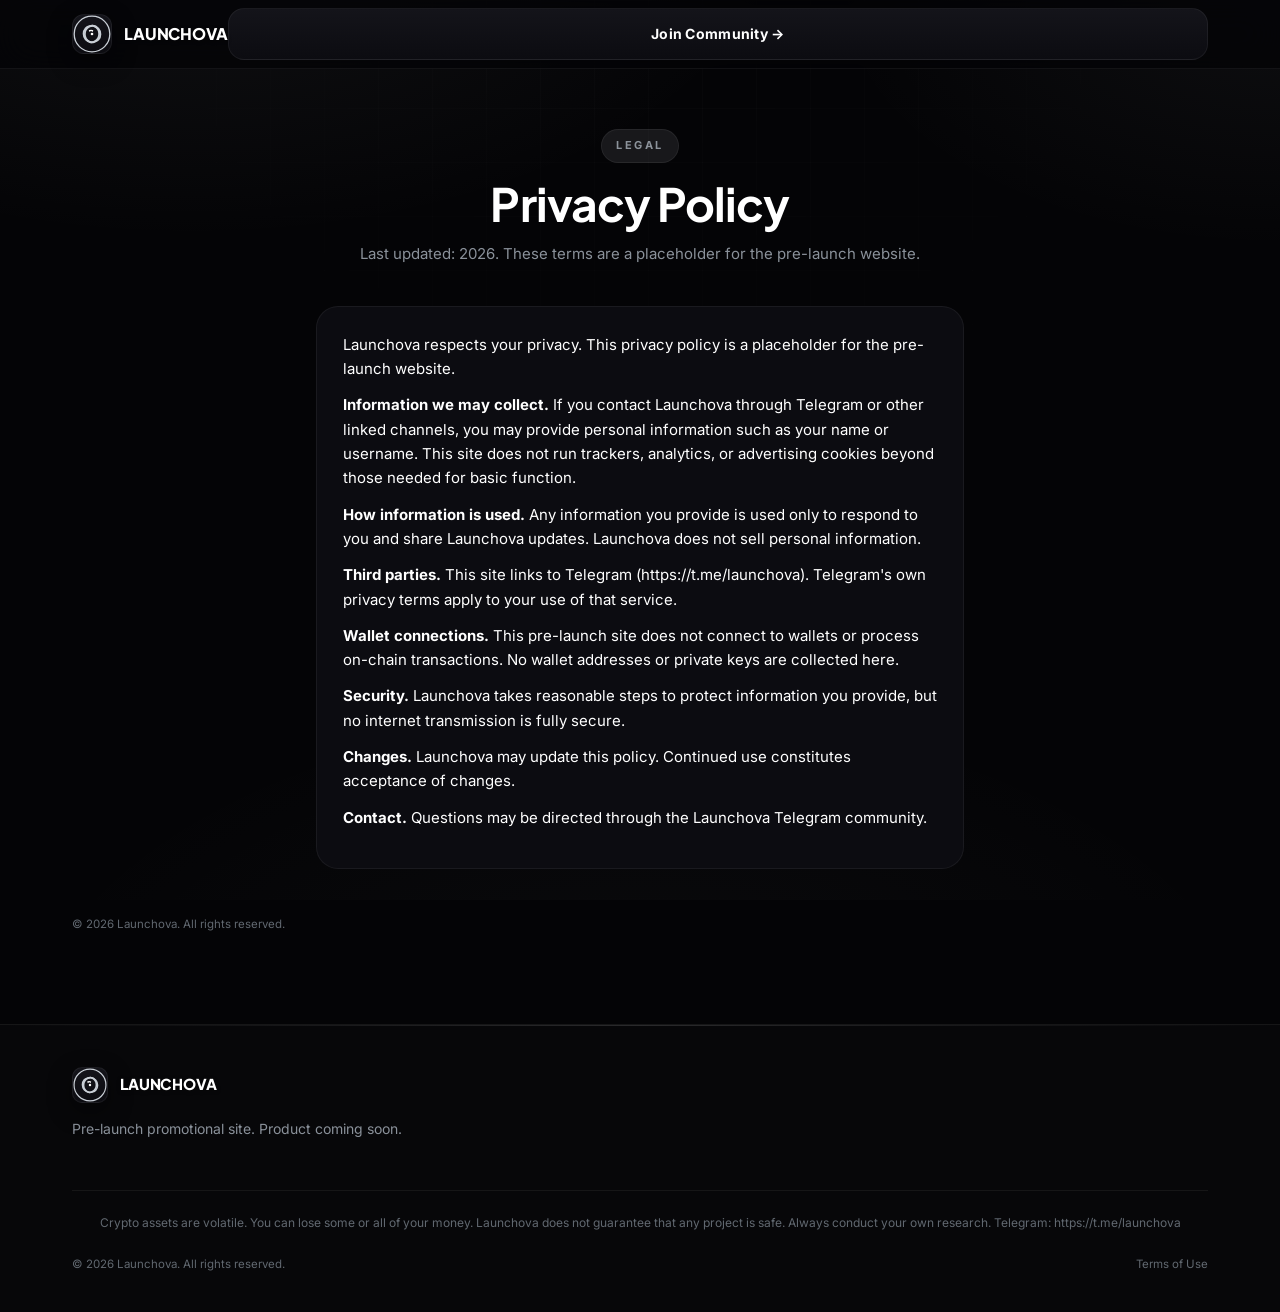
<file: privacy.html>
<!doctype html>
<html lang="en">
<head>
<meta charset="utf-8" />
<meta name="viewport" content="width=device-width, initial-scale=1" />
<title>Privacy Policy — Launchova</title>
<meta name="theme-color" content="#040406" />
<link rel="icon" type="image/svg+xml" href="assets/favicon.svg" />
<link rel="preconnect" href="https://fonts.googleapis.com" />
<link rel="preconnect" href="https://fonts.gstatic.com" crossorigin />
<link href="https://fonts.googleapis.com/css2?family=Inter:wght@400;500;600;700&family=Plus+Jakarta+Sans:wght@600;700;800&display=swap" rel="stylesheet" />
<link rel="stylesheet" href="style.css" />
</head>
<body class="page">
<div class="bg" aria-hidden="true"></div>

<header class="nav">
  <div class="wrap nav-wrap">
    <a class="brand" href="index.html" aria-label="Launchova home">
      <span class="brand-mark" aria-hidden="true"><svg viewBox="0 0 64 64"><path d="M32 2c16.6 0 30 13.4 30 30s-13.4 30-30 30S2 48.6 2 32 15.4 2 32 2" fill="none" stroke="#c9cfd6" stroke-width="2.2" stroke-linecap="round"/><path d="M20 32c0-5.5 3.2-10.3 8-12.6 4.8-2.3 10.5-1.2 14.8 3.6 2.2 2.5 3.4 5.8 3.4 9.3 0 3.5-1.2 6.8-3.4 9.3s-10 5.9-14.8 3.6c-4.8-2.3-8-7.1-8-12.6" fill="none" stroke="#c9cfd6" stroke-width="3" stroke-linecap="round"/><path d="M44 32c0 5.5-3.2 10.3-8 12.6-4.8 2.3-10.5 1.2-14.8-3.6-2.2-2.5-3.4-5.8-3.4-9.3 0-3.5 1.2-6.8 3.4-9.3s10-5.9 14.8-3.6c4.8 2.3 8 7.1 8 12.6" fill="none" stroke="#c9cfd6" stroke-width="3" stroke-linecap="round"/><path d="M32 21.5l-1.6 3.2-3.9 0.8 1.6 3.2 2.3-2.2 2.3 2.2 1.6-3.2-3.9-0.8z" fill="#fff"/><circle cx="32" cy="32" r="2.2" fill="#fff"/></svg></span>
      <span class="brand-text">LAUNCHOVA</span>
    </a>
    <a class="btn btn-full" href="https://t.me/launchova" target="_blank" rel="noopener">Join Community →</a>
  </div>
</header>

<section class="section">
  <div class="wrap">
    <div class="section-head reveal">
      <span class="kicker">Legal</span>
      <h2>Privacy Policy</h2>
      <p>Last updated: <span id="yr">2026</span>. These terms are a placeholder for the pre-launch website.</p>
    </div>

    <div class="trans-card reveal" style="max-width:72ch;margin:0 auto">
      <p>Launchova respects your privacy. This privacy policy is a placeholder for the pre-launch website.</p>
      <p><strong>Information we may collect.</strong> If you contact Launchova through Telegram or other linked channels, you may provide personal information such as your name or username. This site does not run trackers, analytics, or advertising cookies beyond those needed for basic function.</p>
      <p><strong>How information is used.</strong> Any information you provide is used only to respond to you and share Launchova updates. Launchova does not sell personal information.</p>
      <p><strong>Third parties.</strong> This site links to Telegram (https://t.me/launchova). Telegram's own privacy terms apply to your use of that service.</p>
      <p><strong>Wallet connections.</strong> This pre-launch site does not connect to wallets or process on-chain transactions. No wallet addresses or private keys are collected here.</p>
      <p><strong>Security.</strong> Launchova takes reasonable steps to protect information you provide, but no internet transmission is fully secure.</p>
      <p><strong>Changes.</strong> Launchova may update this policy. Continued use constitutes acceptance of changes.</p>
      <p><strong>Contact.</strong> Questions may be directed through the Launchova Telegram community.</p>
    </div>

    <div class="copy" style="margin-top:46px;text-align:center">
      <span>© <span id="yr">2026</span> Launchova. All rights reserved.</span>
    </div>
  </div>
</section>

<footer aria-label="Footer">
  <div class="wrap">
    <div class="footer-grid" style="grid-template-columns:1fr">
      <div class="footer-brand">
        <a class="brand" href="index.html" aria-label="Launchova home">
          <span class="brand-mark" aria-hidden="true"><svg viewBox="0 0 64 64"><path d="M32 2c16.6 0 30 13.4 30 30s-13.4 30-30 30S2 48.6 2 32 15.4 2 32 2" fill="none" stroke="#c9cfd6" stroke-width="2.2" stroke-linecap="round"/><path d="M20 32c0-5.5 3.2-10.3 8-12.6 4.8-2.3 10.5-1.2 14.8 3.6 2.2 2.5 3.4 5.8 3.4 9.3 0 3.5-1.2 6.8-3.4 9.3s-10 5.9-14.8 3.6c-4.8-2.3-8-7.1-8-12.6" fill="none" stroke="#c9cfd6" stroke-width="3" stroke-linecap="round"/><path d="M44 32c0 5.5-3.2 10.3-8 12.6-4.8 2.3-10.5 1.2-14.8-3.6-2.2-2.5-3.4-5.8-3.4-9.3 0-3.5 1.2-6.8 3.4-9.3s10-5.9 14.8-3.6c4.8 2.3 8 7.1 8 12.6" fill="none" stroke="#c9cfd6" stroke-width="3" stroke-linecap="round"/><path d="M32 21.5l-1.6 3.2-3.9 0.8 1.6 3.2 2.3-2.2 2.3 2.2 1.6-3.2-3.9-0.8z" fill="#fff"/><circle cx="32" cy="32" r="2.2" fill="#fff"/></svg></span>
          <span class="brand-text">LAUNCHOVA</span>
        </a>
        <p style="color:var(--muted);font-size:14px">Pre-launch promotional site. Product coming soon.</p>
      </div>
    </div>
    <div class="footer-disclaimer">
      Crypto assets are volatile. You can lose some or all of your money. Launchova does not guarantee that any project is safe. Always conduct your own research. Telegram: https://t.me/launchova
    </div>
    <div class="copy" style="margin-top:22px">
      <span>© <span id="yr">2026</span> Launchova. All rights reserved.</span>
      <span><a href="terms.html">Terms of Use</a></span>
    </div>
  </div>
</footer>
<script src="script.js"></script>
</body>
</html>
</file>
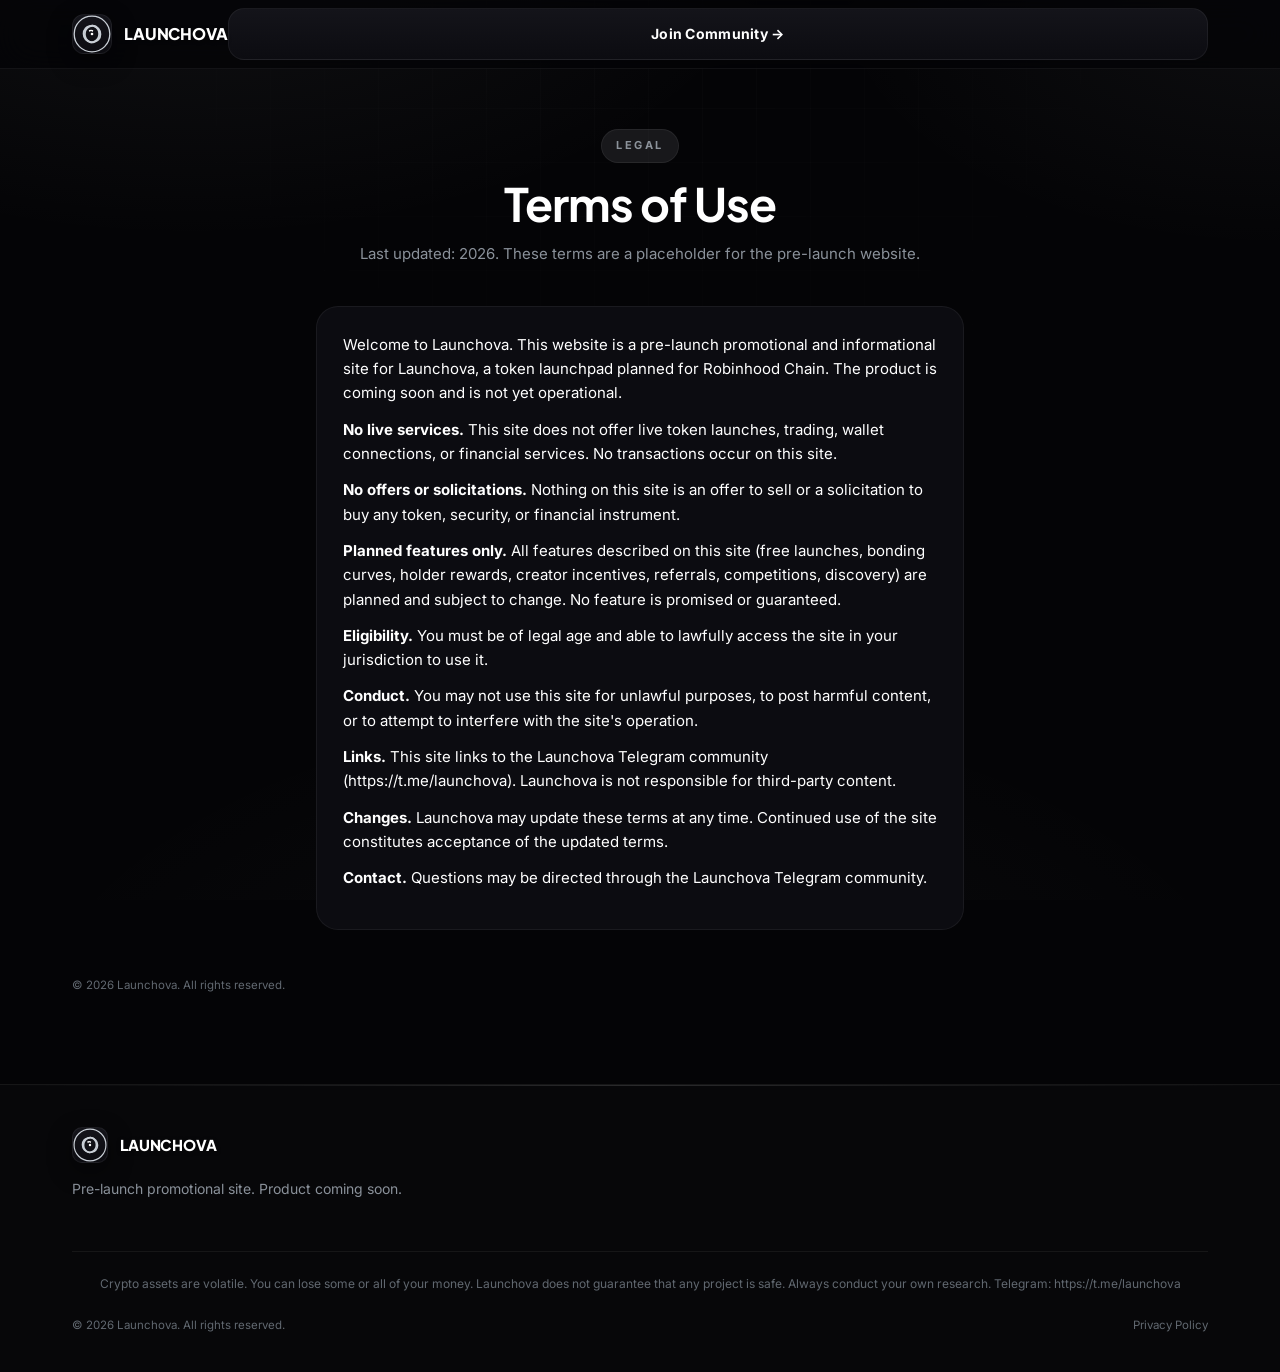
<file: terms.html>
<!doctype html>
<html lang="en">
<head>
<meta charset="utf-8" />
<meta name="viewport" content="width=device-width, initial-scale=1" />
<title>Terms of Use — Launchova</title>
<meta name="theme-color" content="#040406" />
<link rel="icon" type="image/svg+xml" href="assets/favicon.svg" />
<link rel="preconnect" href="https://fonts.googleapis.com" />
<link rel="preconnect" href="https://fonts.gstatic.com" crossorigin />
<link href="https://fonts.googleapis.com/css2?family=Inter:wght@400;500;600;700&family=Plus+Jakarta+Sans:wght@600;700;800&display=swap" rel="stylesheet" />
<link rel="stylesheet" href="style.css" />
</head>
<body class="page">
<div class="bg" aria-hidden="true"></div>

<header class="nav">
  <div class="wrap nav-wrap">
    <a class="brand" href="index.html" aria-label="Launchova home">
      <span class="brand-mark" aria-hidden="true"><svg viewBox="0 0 64 64"><path d="M32 2c16.6 0 30 13.4 30 30s-13.4 30-30 30S2 48.6 2 32 15.4 2 32 2" fill="none" stroke="#c9cfd6" stroke-width="2.2" stroke-linecap="round"/><path d="M20 32c0-5.5 3.2-10.3 8-12.6 4.8-2.3 10.5-1.2 14.8 3.6 2.2 2.5 3.4 5.8 3.4 9.3 0 3.5-1.2 6.8-3.4 9.3s-10 5.9-14.8 3.6c-4.8-2.3-8-7.1-8-12.6" fill="none" stroke="#c9cfd6" stroke-width="3" stroke-linecap="round"/><path d="M44 32c0 5.5-3.2 10.3-8 12.6-4.8 2.3-10.5 1.2-14.8-3.6-2.2-2.5-3.4-5.8-3.4-9.3 0-3.5 1.2-6.8 3.4-9.3s10-5.9 14.8-3.6c4.8 2.3 8 7.1 8 12.6" fill="none" stroke="#c9cfd6" stroke-width="3" stroke-linecap="round"/><path d="M32 21.5l-1.6 3.2-3.9 0.8 1.6 3.2 2.3-2.2 2.3 2.2 1.6-3.2-3.9-0.8z" fill="#fff"/><circle cx="32" cy="32" r="2.2" fill="#fff"/></svg></span>
      <span class="brand-text">LAUNCHOVA</span>
    </a>
    <a class="btn btn-full" href="https://t.me/launchova" target="_blank" rel="noopener">Join Community →</a>
  </div>
</header>

<section class="section">
  <div class="wrap">
    <div class="section-head reveal">
      <span class="kicker">Legal</span>
      <h2>Terms of Use</h2>
      <p>Last updated: <span id="yr">2026</span>. These terms are a placeholder for the pre-launch website.</p>
    </div>

    <div class="trans-card reveal" style="max-width:72ch;margin:0 auto">
      <p>Welcome to Launchova. This website is a pre-launch promotional and informational site for Launchova, a token launchpad planned for Robinhood Chain. The product is coming soon and is not yet operational.</p>
      <p><strong>No live services.</strong> This site does not offer live token launches, trading, wallet connections, or financial services. No transactions occur on this site.</p>
      <p><strong>No offers or solicitations.</strong> Nothing on this site is an offer to sell or a solicitation to buy any token, security, or financial instrument.</p>
      <p><strong>Planned features only.</strong> All features described on this site (free launches, bonding curves, holder rewards, creator incentives, referrals, competitions, discovery) are planned and subject to change. No feature is promised or guaranteed.</p>
      <p><strong>Eligibility.</strong> You must be of legal age and able to lawfully access the site in your jurisdiction to use it.</p>
      <p><strong>Conduct.</strong> You may not use this site for unlawful purposes, to post harmful content, or to attempt to interfere with the site's operation.</p>
      <p><strong>Links.</strong> This site links to the Launchova Telegram community (https://t.me/launchova). Launchova is not responsible for third-party content.</p>
      <p><strong>Changes.</strong> Launchova may update these terms at any time. Continued use of the site constitutes acceptance of the updated terms.</p>
      <p><strong>Contact.</strong> Questions may be directed through the Launchova Telegram community.</p>
    </div>

    <div class="copy" style="margin-top:46px;text-align:center">
      <span>© <span id="yr">2026</span> Launchova. All rights reserved.</span>
    </div>
  </div>
</section>

<footer aria-label="Footer">
  <div class="wrap">
    <div class="footer-grid" style="grid-template-columns:1fr">
      <div class="footer-brand">
        <a class="brand" href="index.html" aria-label="Launchova home">
          <span class="brand-mark" aria-hidden="true"><svg viewBox="0 0 64 64"><path d="M32 2c16.6 0 30 13.4 30 30s-13.4 30-30 30S2 48.6 2 32 15.4 2 32 2" fill="none" stroke="#c9cfd6" stroke-width="2.2" stroke-linecap="round"/><path d="M20 32c0-5.5 3.2-10.3 8-12.6 4.8-2.3 10.5-1.2 14.8 3.6 2.2 2.5 3.4 5.8 3.4 9.3 0 3.5-1.2 6.8-3.4 9.3s-10 5.9-14.8 3.6c-4.8-2.3-8-7.1-8-12.6" fill="none" stroke="#c9cfd6" stroke-width="3" stroke-linecap="round"/><path d="M44 32c0 5.5-3.2 10.3-8 12.6-4.8 2.3-10.5 1.2-14.8-3.6-2.2-2.5-3.4-5.8-3.4-9.3 0-3.5 1.2-6.8 3.4-9.3s10-5.9 14.8-3.6c4.8 2.3 8 7.1 8 12.6" fill="none" stroke="#c9cfd6" stroke-width="3" stroke-linecap="round"/><path d="M32 21.5l-1.6 3.2-3.9 0.8 1.6 3.2 2.3-2.2 2.3 2.2 1.6-3.2-3.9-0.8z" fill="#fff"/><circle cx="32" cy="32" r="2.2" fill="#fff"/></svg></span>
          <span class="brand-text">LAUNCHOVA</span>
        </a>
        <p style="color:var(--muted);font-size:14px">Pre-launch promotional site. Product coming soon.</p>
      </div>
    </div>
    <div class="footer-disclaimer">
      Crypto assets are volatile. You can lose some or all of your money. Launchova does not guarantee that any project is safe. Always conduct your own research. Telegram: https://t.me/launchova
    </div>
    <div class="copy" style="margin-top:22px">
      <span>© <span id="yr">2026</span> Launchova. All rights reserved.</span>
      <span><a href="privacy.html">Privacy Policy</a></span>
    </div>
  </div>
</footer>
<script src="script.js"></script>
</body>
</html>
</file>
<file: style.css>
/* ==========================================================================
   LAUNCHOVA — Premium Robinhood Chain Launchpad Website
   Visual identity: Black / charcoal surfaces, metallic silver & chrome,
   white typography, subtle gradients, orbital motif.
   No green, no rockets, no cartoons, no colorful gradients.
   ========================================================================== */

/* --- Design tokens --- */
:root{
  /* Surfaces */
  --bg:#040406;
  --surface:#070709;
  --panel:#0c0c11;
  --panel-soft:rgba(12,12,17,0.6);
  --panel-border:rgba(255,255,255,0.06);
  --panel-border-hover:rgba(255,255,255,0.14);

  /* Silver / chrome */
  --silver:#c9cfd6;
  --silver-dim:#8c939b;
  --silver-bright:#e4e8ee;
  --chrome:#ffffff;
  --ink:#0a0a0c;

  /* Text */
  --text:#ffffff;
  --text-soft:#e8ecf1;
  --muted:#8a919a;
  --muted-soft:#616870;

  /* Status */
  --status:#b8bec5;

  /* Accents (silver only) */
  --accent:#c9cfd6;
  --accent-soft:rgba(201,207,214,0.10);
  --accent-line:rgba(255,255,255,0.08);

  /* Geometry */
  --r-xl:28px;
  --r-lg:22px;
  --r-md:16px;
  --r-sm:10px;

  /* Shadows (subtle, no heavy glow) */
  --shadow-sm:0 8px 24px rgba(0,0,0,0.45);
  --shadow-md:0 16px 48px rgba(0,0,0,0.5);
  --shadow-lg:0 30px 80px rgba(0,0,0,0.55);

  /* Transitions */
  --ease-smooth:cubic-bezier(0.23,1,0.32,1);
  --ease-elegant:cubic-bezier(0.16,1,0.3,1);

  /* Fonts */
  --font-display:"Plus Jakarta Sans", ui-sans-serif, system-ui, -apple-system, BlinkMacSystemFont, "Segoe UI", Roboto, Helvetica, Arial, sans-serif;
  --font-body:"Inter", ui-sans-serif, system-ui, -apple-system, BlinkMacSystemFont, "Segoe UI", Roboto, Helvetica, Arial, sans-serif;
}

*,
*::before,
*::after{box-sizing:border-box;margin:0;padding:0}

html{
  scroll-behavior:smooth;
  overflow-x:hidden;
  text-rendering:optimizeLegibility;
}

body{
  background:var(--bg);
  color:var(--text);
  font-family:var(--font-body);
  font-size:15px;
  line-height:1.62;
  font-weight:400;
  -webkit-font-smoothing:antialiased;
  -moz-osx-font-smoothing:grayscale;
  overflow-x:hidden;
}

img,svg,video,canvas{display:block;max-width:100%;height:auto}

a{color:inherit;text-decoration:none}

h1,h2,h3,h4,h5{
  font-family:var(--font-display);
  font-weight:700;
  line-height:1.06;
  letter-spacing:-0.02em;
  color:var(--text);
}

p{margin:0 0 12px}

ul{list-style:none}

.wrap{
  width:100%;
  max-width:1180px;
  margin:0 auto;
  padding:0 22px;
}

.section{
  padding:60px 0;
  position:relative;
}

.section-head{
  max-width:68ch;
  margin:0 auto 40px;
  text-align:center;
}

.kicker{
  display:inline-flex;
  align-items:center;
  gap:10px;
  font-size:11px;
  font-weight:700;
  letter-spacing:0.22em;
  text-transform:uppercase;
  color:var(--silver-dim);
  border:1px solid var(--panel-border);
  background:var(--accent-soft);
  border-radius:999px;
  padding:7px 14px;
  margin-bottom:16px;
  width:-moz-fit-content;
  width:fit-content;
}

.section-head h2{
  font-size:clamp(26px,5vw,46px);
  margin:0 0 14px;
}

.section-head p{
  color:var(--muted);
  font-size:15px;
  margin:0;
}

/* --- Reveal on scroll --- */
.reveal{
  opacity:0;
  transform:translateY(26px);
  transition:opacity 0.85s var(--ease-elegant),transform 0.85s var(--ease-elegant);
}

.reveal.in{
  opacity:1;
  transform:none;
}

.reveal-delay-1{transition-delay:0.1s}
.reveal-delay-2{transition-delay:0.22s}
.reveal-delay-3{transition-delay:0.34s}

@media(prefers-reduced-motion:reduce){
  .reveal{opacity:1;transform:none;transition:none}
  html{scroll-behavior:auto}
  *{animation:none!important}
}

/* --- Background atmosphere --- */
.bg{
  position:fixed;
  inset:0;
  z-index:-2;
  pointer-events:none;
  background:
    radial-gradient(1100px 600px at 15% -10%, rgba(201,207,214,0.07), transparent 55%),
    radial-gradient(900px 500px at 100% 0%, rgba(201,207,214,0.05), transparent 50%),
    radial-gradient(1200px 700px at 50% 120%, rgba(201,207,214,0.04), transparent 55%),
    var(--bg);
}

.bg::after{
  content:"";
  position:absolute;
  inset:0;
  background-image:
    linear-gradient(rgba(255,255,255,0.018) 1px, transparent 1px),
    linear-gradient(90deg, rgba(255,255,255,0.018) 1px, transparent 1px);
  background-size:54px 54px;
  mask-image:radial-gradient(900px 700px at 50% 0%, black, transparent 72%);
  pointer-events:none;
}

/* --- Navigation --- */
.nav{
  position:sticky;
  top:0;
  z-index:100;
  backdrop-filter:blur(18px);
  background:rgba(4,4,6,0.72);
  border-bottom:1px solid var(--panel-border);
}

.nav-wrap{
  display:flex;
  align-items:center;
  justify-content:space-between;
  height:68px;
}

.brand{
  display:flex;
  align-items:center;
  gap:12px;
}

.brand-mark{
  width:40px;
  height:40px;
  border-radius:12px;
  border:1px solid var(--panel-border);
  background:linear-gradient(180deg,#14141a,#0c0c11);
  box-shadow:var(--shadow-sm);
  position:relative;
}

.brand-mark svg{
  width:100%;
  height:100%;
  fill:var(--silver);
}

.brand-text{
  font-family:var(--font-display);
  font-size:16px;
  font-weight:800;
  letter-spacing:-0.01em;
  color:var(--text);
  filter:drop-shadow(0 1px 2px rgba(0,0,0,0.4));
}

.nav-links{
  display:none;
  gap:30px;
  align-items:center;
}

.nav-links a{
  font-size:14px;
  font-weight:600;
  color:var(--muted);
  transition:color 0.25s ease;
  position:relative;
}

.nav-links a::after{
  content:"";
  position:absolute;
  left:50%;
  bottom:-2px;
  width:0;
  height:2px;
  background:var(--silver);
  border-radius:1px;
  transition:all 0.35s var(--ease-elegant);
}

.nav-links a:hover{
  color:var(--silver);
}

.nav-links a:hover::after{
  left:0;
  width:100%;
}

.nav-actions{
  display:flex;
  align-items:center;
  gap:12px;
}

.status-pill{
  display:inline-flex;
  align-items:center;
  gap:7px;
  font-size:11px;
  font-weight:700;
  letter-spacing:0.16em;
  text-transform:uppercase;
  color:var(--status);
  border:1px solid var(--panel-border);
  background:var(--accent-soft);
  border-radius:999px;
  padding:6px 14px;
}

.pill-dot{
  width:7px;
  height:7px;
  border-radius:50%;
  background:var(--silver);
  box-shadow:0 0 14px rgba(201,207,214,0.45);
  animation:pulse 3s ease-in-out infinite;
}

@keyframes pulse{
  0%,100%{opacity:0.55;transform:scale(1)}
  50%{opacity:1;transform:scale(1.15)}
}

.btn{
  appearance:none;
  border:1px solid var(--panel-border);
  background:linear-gradient(180deg,#14141a,#0c0c11);
  color:var(--text);
  border-radius:var(--r-md);
  padding:12px 22px;
  font-size:14px;
  font-weight:700;
  letter-spacing:0.02em;
  cursor:pointer;
  text-decoration:none;
  display:inline-flex;
  align-items:center;
  justify-content:center;
  gap:8px;
  transition:transform 0.22s ease,border-color 0.22s ease,background 0.22s ease,box-shadow 0.22s ease;
}

.btn:hover{
  transform:translateY(-1px);
  border-color:var(--panel-border-hover);
  box-shadow:0 12px 30px rgba(0,0,0,0.5);
}

.btn:active{transform:scale(0.985)}

.btn-ghost{
  background:transparent;
}

.btn-silver{
  background:linear-gradient(180deg,#1c1f24,#14161b);
  border-color:var(--panel-border-hover);
  box-shadow:inset 0 0 0 1px rgba(255,255,255,0.06);
}

.btn-silver:hover{
  border-color:var(--silver);
  box-shadow:inset 0 0 0 1px rgba(255,255,255,0.12),0 12px 30px rgba(0,0,0,0.55);
}

.btn-full{width:100%;padding:14px 22px}

.menu-btn{
  display:none;
  width:44px;
  height:44px;
  border-radius:12px;
  border:1px solid var(--panel-border);
  background:var(--surface);
  color:var(--text);
  cursor:pointer;
  place-items:center;
  font-size:18px;
}

.mobile-menu{
  display:none;
  position:fixed;
  inset:0;
  z-index:99;
  background:rgba(4,4,6,0.96);
  backdrop-filter:blur(16px);
  padding:80px 24px 40px;
  overflow-y:auto;
}

.mobile-menu.open{display:block}

.mobile-menu .nav-close{
  position:absolute;
  top:18px;
  right:20px;
  background:none;
  border:none;
  color:var(--muted);
  font-size:24px;
  cursor:pointer;
  padding:6px;
  line-height:1;
}

.mobile-menu a{
  display:block;
  padding:15px 4px;
  font-size:17px;
  font-weight:600;
  color:var(--text);
  border-bottom:1px solid var(--panel-border);
}

.mobile-menu .mobile-cta{
  margin-top:26px;
  padding:20px 0;
  border-top:1px solid var(--panel-border);
  display:flex;
  flex-direction:column;
  gap:10px;
}

/* --- Hero --- */
.hero{
  position:relative;
  padding:56px 0 64px;
  overflow:hidden;
}

.hero-grid{
  display:grid;
  gap:46px;
  align-items:center;
  margin-top:24px;
}

.hero-content{
  position:relative;
  z-index:3;
}

.hero-eyebrow{
  display:inline-flex;
  align-items:center;
  gap:9px;
  font-size:11px;
  font-weight:800;
  letter-spacing:0.24em;
  text-transform:uppercase;
  color:var(--silver-dim);
  border:1px solid var(--panel-border);
  background:var(--surface);
  border-radius:999px;
  padding:8px 16px;
  box-shadow:var(--shadow-sm);
  margin-bottom:20px;
  width:-moz-fit-content;
  width:fit-content;
}

.status-badge{
  display:inline-flex;
  align-items:center;
  gap:9px;
  font-size:12px;
  font-weight:800;
  letter-spacing:0.22em;
  text-transform:uppercase;
  color:var(--silver-bright);
  border:1px solid var(--panel-border-hover);
  background:linear-gradient(180deg,#121218,#0d0d12);
  border-radius:999px;
  padding:9px 18px;
  box-shadow:0 0 30px rgba(201,207,214,0.08);
  margin-bottom:22px;
  width:-moz-fit-content;
  width:fit-content;
}

.status-dot{
  width:8px;
  height:8px;
  border-radius:50%;
  background:var(--silver);
  box-shadow:0 0 16px rgba(201,207,214,0.5);
  animation:pulse 3s ease-in-out infinite;
}

.hero h1{
  font-size:clamp(36px,9vw,72px);
  line-height:1.0;
  margin:0 0 18px;
  letter-spacing:-0.03em;
}

.hero p.lead{
  color:var(--muted);
  font-size:16px;
  max-width:56ch;
  margin:0 0 30px;
  line-height:1.7;
}

.hero-actions{
  display:flex;
  flex-direction:column;
  gap:14px;
  margin-bottom:26px;
}

.hero-actions .btn{width:100%;padding:15px 24px;font-size:15px}

.hero-actions .btn-outline{
  background:transparent;
  border-color:var(--panel-border-hover);
  color:var(--text-soft);
}

.hero-actions .btn-outline:hover{
  border-color:var(--silver);
  color:var(--silver-bright);
}

.hero-stats{
  display:flex;
  gap:12px;
  flex-wrap:wrap;
  margin-bottom:24px;
}

.stat-pill{
  display:inline-flex;
  align-items:center;
  gap:8px;
  font-size:12px;
  color:var(--muted);
  border:1px solid var(--panel-border);
  border-radius:999px;
  padding:6px 14px;
  background:var(--surface);
}

.stat-pill b{color:var(--silver-bright);font-variant-numeric:tabular-nums}

/* Hero right — orbital animation */
.hero-visual{
  position:relative;
  height:520px;
  display:flex;
  align-items:center;
  justify-content:center;
}

.orbital-stage{
  position:relative;
  width:100%;
  max-width:560px;
  height:100%;
  display:flex;
  align-items:center;
  justify-content:center;
}

/* Orbital rings */
.orbit-ring{
  position:absolute;
  border:1px solid rgba(255,255,255,0.06);
  border-radius:50%;
  animation:orbit linear infinite;
}

.orbit-ring.small{
  width:220px;height:220px;animation-duration:14s;animation-direction:clockwise;
}
.orbit-ring.medium{
  width:340px;height:340px;animation-duration:22s;animation-direction:counter;
  opacity:0.5;
}
.orbit-ring.large{
  width:460px;height:460px;animation-duration:30s;animation-direction:clockwise;
  opacity:0.35;
}

@keyframes clockwise{from{transform:rotate(0deg)}to{transform:rotate(360deg)}}
@keyframes counter{from{transform:rotate(360deg)}to{transform:rotate(0deg)}}
@keyframes orbit{
  0%{transform:rotate(0deg)}
  100%{transform:rotate(360deg)}
}

/* Orbital nodes */
.orbit-node{
  position:absolute;
  top:50%;left:50%;
  width:14px;height:14px;
  border-radius:50%;
  background:var(--silver);
  box-shadow:0 0 18px rgba(201,207,214,0.6);
  transform:translate(-50%,-50%);
}

.orbit-node::after{
  content:"";
  position:absolute;
  inset:-4px;
  border-radius:50%;
  border:1px solid rgba(201,207,214,0.35);
}

.orbit-node.small{width:10px;height:10px;background:var(--silver-dim);box-shadow:none}
.orbit-node.medium{width:18px;height:18px}
.orbit-node.pulse-node{
  animation:nodePulse 4s ease-in-out infinite;
}

@keyframes nodePulse{
  0%,100%{transform:translate(-50%,-50%) scale(1);opacity:0.7}
  50%{transform:translate(-50%,-50%) scale(1.3);opacity:1}
}

/* Central brand mark in hero */
.hero-logo-wrap{
  position:relative;
  width:170px;height:170px;
  display:flex;align-items:center;justify-content:center;
  z-index:4;
}

.hero-logo-wrap .brand-mark{
  width:100%;height:100%;border:none;background:transparent;box-shadow:none;
  animation:logoSpin 24s linear infinite;
}

@keyframes logoSpin{
  from{transform:rotate(0deg)}to{transform:rotate(360deg)}
}

.hero-logo-wrap .brand-mark svg{
  fill:var(--silver);
  filter:drop-shadow(0 0 24px rgba(201,207,214,0.35));
}

.hero-logo-wrap .star-core{
  position:absolute;
  width:26px;height:26px;
  background:var(--chrome);
  border-radius:50%;
  box-shadow:0 0 28px var(--chrome),0 0 56px rgba(201,207,214,0.55);
  animation:starTwinkle 4s ease-in-out infinite;
}

@keyframes starTwinkle{
  0%,100%{opacity:0.9;transform:scale(1)}
  50%{opacity:1;transform:scale(1.12)}
}

/* Background swooshes behind hero */
.hero-swoosh{
  position:absolute;
  inset:-20%;
  z-index:0;
  background:
    radial-gradient(900px 500px at 20% -5%, rgba(255,255,255,0.05), transparent 60%),
    radial-gradient(700px 400px at 110% 10%, rgba(255,255,255,0.04), transparent 55%),
    radial-gradient(1000px 600px at 50% 110%, rgba(255,255,255,0.03), transparent 55%);
  pointer-events:none;
}

@media(min-width:900px){
  .hero-grid{grid-template-columns:1fr 1fr;gap:60px}
  .hero-actions{flex-direction:row;gap:14px}
  .hero-actions .btn{width:auto}
  .hero-visual{height:620px}
}

/* --- Problem --- */
.problem-grid{
  display:grid;
  gap:20px;
  grid-template-columns:1fr;
  margin-top:30px;
}

.problem-card{
  border:1px solid var(--panel-border);
  border-radius:var(--r-lg);
  background:var(--panel);
  padding:28px 26px;
  transition:transform 0.3s ease,border-color 0.3s ease,box-shadow 0.3s ease;
}

.problem-card:hover{
  transform:translateY(-3px);
  border-color:var(--panel-border-hover);
  box-shadow:var(--shadow-md);
}

.problem-head{
  display:flex;
  align-items:flex-start;
  gap:14px;
  margin-bottom:14px;
}

.problem-num{
  width:38px;height:38px;
  border-radius:50%;
  border:1px solid var(--panel-border-hover);
  background:linear-gradient(180deg,#14141a,#0c0c11);
  color:var(--silver-bright);
  font-size:16px;font-weight:800;
  display:grid;place-items:center;
  flex:0 0 auto;
}

.problem-card h3{
  font-size:17px;
  margin:0 0 8px;
}

.problem-card p{
  color:var(--muted);
  font-size:14.5px;
  line-height:1.65;
  margin:0;
}

.problem-connect{
  margin-top:44px;
  text-align:center;
}

.problem-connect p{
  color:var(--muted);
  font-size:15px;
  margin-bottom:18px;
  max-width:60ch;
  margin-left:auto;margin-right:auto;
}

@media(min-width:700px){
  .problem-grid{grid-template-columns:repeat(2,1fr)}
}
@media(min-width:1024px){
  .problem-grid{grid-template-columns:repeat(3,1fr)}
}

/* --- Free launches (process steps) --- */
.steps-intro{
  max-width:62ch;
  margin:0 auto 42px;
  text-align:center;
  color:var(--muted);
  font-size:15.5px;
  line-height:1.7;
}

.process{
  display:flex;
  flex-direction:column;
  gap:30px;
  align-items:center;
  margin-top:34px;
  position:relative;
}

.process::before{
  content:"";
  position:absolute;
  top:96px;bottom:96px;left:50%;
  width:2px;
  background:linear-gradient(to bottom,transparent,var(--panel-border),transparent);
  z-index:0;
}

.process-item{
  position:relative;
  z-index:2;
  width:100%;
  max-width:760px;
  display:flex;
  gap:26px;
  align-items:flex-start;
  opacity:0;
  transform:translateY(20px);
  transition:opacity 0.7s ease,transform 0.7s ease;
}

.process-item.in{opacity:1;transform:none}

.step-marker{
  flex:0 0 auto;
  width:52px;height:52px;
  border-radius:50%;
  border:2px solid var(--silver);
  background:var(--panel);
  color:var(--silver-bright);
  font-family:var(--font-display);
  font-size:20px;font-weight:800;
  display:grid;place-items:center;
  box-shadow:var(--shadow-sm);
  position:relative;
}

.step-marker::after{
  content:"";
  position:absolute;
  inset:-6px;
  border-radius:50%;
  border:1px solid rgba(201,207,214,0.35);
  opacity:0.6;
}

.step-content{
  flex:1;
  border:1px solid var(--panel-border);
  border-radius:var(--r-lg);
  background:linear-gradient(180deg,rgba(255,255,255,0.02),transparent),var(--panel);
  padding:26px 28px;
  box-shadow:var(--shadow-sm);
  transition:transform 0.3s ease,border-color 0.3s ease;
}

.step-content:hover{
  transform:translateY(-2px);
  border-color:var(--panel-border-hover);
  box-shadow:var(--shadow-md);
}

.step-head{
  display:flex;align-items:center;gap:12px;margin-bottom:10px;
}

.step-kicker{
  font-size:11px;font-weight:800;letter-spacing:0.18em;text-transform:uppercase;color:var(--silver-dim);
}

.step-content h3{
  font-size:17px;margin:0 0 8px;
}

.step-content p{
  color:var(--muted);
  font-size:14.5px;
  line-height:1.65;
  margin:0;
}

.fee-clarification{
  margin-top:46px;
  border:1px solid var(--panel-border);
  border-radius:var(--r-lg);
  background:var(--panel);
  padding:28px 30px;
  box-shadow:var(--shadow-sm);
}

.fee-clarification h4{
  font-family:var(--font-display);
  font-size:16px;
  margin:0 0 12px;
  color:var(--silver-bright);
}

.fee-clarification p{
  color:var(--muted);
  font-size:14px;
  line-height:1.7;
  margin:0 0 10px;
}

.fee-clarification p:last-child{margin-bottom:0}

.fee-clarification strong{color:var(--silver-bright)}

@media(min-width:700px){
  .process-item{max-width:900px}
}

/* --- Mechanisms comparison --- */
.mech-intro{
  max-width:66ch;
  margin:0 auto 38px;
  text-align:center;
  color:var(--muted);
  font-size:15.5px;
  line-height:1.7;
}

.mech-panels{
  display:grid;
  gap:24px;
  grid-template-columns:1fr;
  margin-top:26px;
}

.mech-panel{
  border:1px solid var(--panel-border);
  border-radius:var(--r-xl);
  background:var(--panel);
  padding:34px 30px;
  box-shadow:var(--shadow-md);
  transition:transform 0.35s ease,border-color 0.35s ease;
}

.mech-panel:hover{
  transform:translateY(-4px);
  border-color:var(--panel-border-hover);
  box-shadow:var(--shadow-lg);
}

.mech-panel h3{
  font-size:21px;
  margin:0 0 10px;
  letter-spacing:-0.01em;
}

.mech-tag{
  display:inline-block;
  font-size:10px;font-weight:800;letter-spacing:0.18em;text-transform:uppercase;
  color:var(--silver-dim);
  border:1px solid var(--panel-border);
  background:var(--surface);
  border-radius:999px;
  padding:5px 14px;
  margin-bottom:16px;
}

.mech-panel p{
  color:var(--muted);
  font-size:14.5px;
  line-height:1.7;
  margin-bottom:18px;
}

.mech-features{
  margin-top:22px;
}

.mech-features li{
  display:flex;align-items:flex-start;gap:12px;
  padding:9px 0;
  font-size:14px;
  color:var(--text-soft);
  border-bottom:1px solid rgba(255,255,255,0.03);
}

.mech-features li:last-child{border-bottom:0}

.mech-features b{
  color:var(--silver-bright);
  font-variant-numeric:tabular-nums;
  width:26px;
  flex:0 0 auto;
}

.mech-features span{color:var(--muted);line-height:1.6}

.mech-note{
  margin-top:34px;
  text-align:center;
  color:var(--muted-soft);
  font-size:13px;
  max-width:66ch;
  margin-left:auto;margin-right:auto;
}

@media(min-width:900px){
  .mech-panels{grid-template-columns:repeat(2,1fr)}
}

/* --- Holder rewards --- */
.rewards-intro{
  max-width:66ch;
  margin:0 auto 40px;
  text-align:center;
  color:var(--muted);
  font-size:15.5px;
  line-height:1.7;
}

.rewards-highlights{
  display:grid;
  gap:16px;
  grid-template-columns:1fr;
  margin-top:30px;
  margin-bottom:42px;
}

.reward-highlight{
  border:1px solid var(--panel-border);
  border-radius:var(--r-lg);
  background:var(--panel);
  padding:24px 26px;
  display:flex;gap:16px;align-items:flex-start;
}

.rh-icon{
  flex:0 0 auto;
  width:42px;height:42px;
  border-radius:12px;
  border:1px solid var(--panel-border-hover);
  background:linear-gradient(180deg,#14141a,#0c0c11);
  color:var(--silver-bright);
  font-size:19px;
  display:grid;place-items:center;
  box-shadow:var(--shadow-sm);
}

.rh-text h4{
  font-size:15px;
  margin:0 0 6px;
  color:var(--text-soft);
}

.rh-text p{
  color:var(--muted);
  font-size:13.5px;
  line-height:1.6;
  margin:0;
}

.rewards-visual{
  border:1px solid var(--panel-border);
  border-radius:var(--r-xl);
  background:var(--panel);
  padding:40px 30px;
  box-shadow:var(--shadow-md);
  margin-top:30px;
  position:relative;
  overflow:hidden;
}

.rewards-visual::before{
  content:"";
  position:absolute;
  inset:0;
  background:radial-gradient(800px 400px at 15% 10%, rgba(201,207,214,0.05), transparent 60%);
  pointer-events:none;
}

.rewards-visual .illustrative-label{
  position:absolute;
  top:18px;right:22px;
  font-size:10px;font-weight:800;letter-spacing:0.16em;text-transform:uppercase;
  color:var(--muted);
  border:1px dashed var(--panel-border);
  background:rgba(255,255,255,0.02);
  border-radius:6px;
  padding:4px 10px;
}

.rewards-visual h4{
  font-size:17px;
  margin:0 0 10px;
  color:var(--text-soft);
}

.rewards-visual p{
  color:var(--muted);
  font-size:14px;
  line-height:1.65;
  margin-bottom:26px;
}

.reward-grid{
  display:grid;
  gap:16px;
  grid-template-columns:repeat(2,1fr);
}

.reward-cell{
  border:1px solid var(--panel-border);
  border-radius:var(--r-md);
  background:linear-gradient(180deg,rgba(255,255,255,0.02),transparent),var(--surface);
  padding:22px;
  text-align:center;
}

.reward-cell b.label{
  display:block;
  font-size:11px;font-weight:800;letter-spacing:0.14em;text-transform:uppercase;
  color:var(--silver-dim);
  margin-bottom:10px;
}

.reward-cell .value{
  display:block;
  font-family:var(--font-display);
  font-size:30px;
  font-weight:800;
  color:var(--silver-bright);
  letter-spacing:-0.02em;
  margin-bottom:6px;
}

.reward-cell .sub{
  font-size:12px;
  color:var(--muted-soft);
}

@media(min-width:700px){
  .rewards-highlights{grid-template-columns:repeat(2,1fr)}
  .reward-grid{grid-template-columns:repeat(4,1fr)}
}

/* --- Creator incentives --- */
.creator-intro{
  max-width:66ch;
  margin:0 auto 40px;
  text-align:center;
  color:var(--muted);
  font-size:15.5px;
  line-height:1.7;
}

.creator-highlights{
  display:grid;
  gap:16px;
  grid-template-columns:1fr;
  margin-top:30px;
  margin-bottom:44px;
}

.creator-highlight{
  border:1px solid var(--panel-border);
  border-radius:var(--r-lg);
  background:var(--panel);
  padding:24px 26px;
  display:flex;gap:16px;align-items:flex-start;
}

.ch-icon{
  flex:0 0 auto;
  width:42px;height:42px;
  border-radius:12px;
  border:1px solid var(--panel-border-hover);
  background:linear-gradient(180deg,#14141a,#0c0c11);
  color:var(--silver-bright);
  font-size:19px;
  display:grid;place-items:center;
  box-shadow:var(--shadow-sm);
}

.ch-text h4{
  font-size:15px;
  margin:0 0 6px;
  color:var(--text-soft);
}

.ch-text p{
  color:var(--muted);
  font-size:13.5px;
  line-height:1.6;
  margin:0;
}

.creator-preview{
  border:1px solid var(--panel-border);
  border-radius:var(--r-xl);
  background:var(--panel);
  padding:34px 30px;
  box-shadow:var(--shadow-md);
  margin-top:30px;
  position:relative;
  overflow:hidden;
}

.creator-preview::before{
  content:"";
  position:absolute;
  inset:0;
  background:radial-gradient(700px 350px at 85% 10%, rgba(201,207,214,0.05), transparent 60%);
  pointer-events:none;
}

.preview-label{
  position:absolute;
  top:18px;right:22px;
  font-size:10px;font-weight:800;letter-spacing:0.16em;text-transform:uppercase;
  color:var(--muted);
  border:1px dashed var(--panel-border);
  background:rgba(255,255,255,0.02);
  border-radius:6px;
  padding:4px 10px;
}

.creator-preview h4{
  font-size:17px;
  margin:0 0 12px;
  color:var(--text-soft);
}

.creator-preview p{
  color:var(--muted);
  font-size:14px;
  line-height:1.65;
  margin-bottom:22px;
}

.dashboard-grid{
  display:grid;
  gap:14px;
  grid-template-columns:1fr;
}

.dash-card{
  border:1px solid var(--panel-border);
  border-radius:var(--r-md);
  background:linear-gradient(180deg,rgba(255,255,255,0.02),transparent),var(--surface);
  padding:20px;
  display:flex;align-items:center;gap:14px;
}

.dash-icon{
  flex:0 0 auto;
  width:36px;height:36px;
  border-radius:10px;
  border:1px solid var(--panel-border-hover);
  background:var(--surface);
  color:var(--silver-bright);
  font-size:16px;
  display:grid;place-items:center;
}

.dash-info h5{
  font-size:13px;
  margin:0 0 4px;
  color:var(--text-soft);
  font-weight:700;
}

.dash-info p{
  font-size:12.5px;
  color:var(--muted);
  margin:0;
}

.dash-value{
  margin-left:auto;
  font-family:var(--font-display);
  font-size:15px;
  font-weight:800;
  color:var(--silver-bright);
  text-align:right;
}

.dash-value small{
  font-size:11px;
  font-weight:600;
  color:var(--muted);
  display:block;
  margin-top:2px;
}

@media(min-width:700px){
  .creator-highlights{grid-template-columns:repeat(2,1fr)}
  .dashboard-grid{grid-template-columns:repeat(2,1fr)}
}

/* --- Token discovery --- */
.discovery-intro{
  max-width:66ch;
  margin:0 auto 34px;
  text-align:center;
  color:var(--muted);
  font-size:15.5px;
  line-height:1.7;
}

.discovery-tabs{
  display:flex;
  gap:10px;
  justify-content:center;
  flex-wrap:wrap;
  margin-bottom:34px;
}

.discovery-tab{
  appearance:none;
  border:1px solid var(--panel-border);
  background:transparent;
  color:var(--muted);
  font-size:13px;
  font-weight:600;
  border-radius:999px;
  padding:8px 18px;
  cursor:pointer;
  transition:all 0.25s ease;
}

.discovery-tab:hover{
  border-color:var(--panel-border-hover);
  color:var(--silver);
}

.discovery-tab.active{
  background:var(--silver);
  color:var(--ink);
  border-color:var(--silver);
}

.token-list{
  display:grid;
  gap:16px;
  grid-template-columns:1fr;
}

.token-card{
  border:1px solid var(--panel-border);
  border-radius:var(--r-lg);
  background:linear-gradient(180deg,rgba(255,255,255,0.02),transparent),var(--panel);
  padding:22px 24px;
  display:flex;gap:18px;align-items:center;
  transition:transform 0.3s ease,border-color 0.3s ease,box-shadow 0.3s ease;
}

.token-card:hover{
  transform:translateY(-2px);
  border-color:var(--panel-border-hover);
  box-shadow:var(--shadow-md);
}

.token-badge{
  flex:0 0 auto;
  width:44px;height:44px;
  border-radius:12px;
  border:1px solid var(--panel-border-hover);
  background:linear-gradient(180deg,#14141a,#0c0c11);
  color:var(--silver-bright);
  font-size:18px;
  display:grid;place-items:center;
  box-shadow:var(--shadow-sm);
}

.token-info{
  flex:1;
  min-width:0;
}

.token-head{
  display:flex;align-items:center;gap:10px;margin-bottom:6px;
}

.token-name{
  font-family:var(--font-display);
  font-size:16px;
  font-weight:800;
  color:var(--text-soft);
}

.token-ticker{
  font-size:11px;font-weight:800;letter-spacing:0.14em;text-transform:uppercase;
  color:var(--silver-dim);
  background:rgba(255,255,255,0.04);
  border:1px solid var(--panel-border);
  border-radius:6px;
  padding:2px 8px;
}

.token-body{
  display:flex;gap:26px;
  color:var(--muted);
  font-size:13px;
}

.token-body div{
  display:flex;align-items:center;gap:7px;
}

.token-body b{
  color:var(--silver-bright);
  font-variant-numeric:tabular-nums;
  font-size:13.5px;
}

.token-body span{font-size:12.5px}

.token-meta{
  margin-top:12px;
  font-size:11px;
  letter-spacing:0.12em;text-transform:uppercase;
  color:var(--muted-soft);
  border-top:1px solid rgba(255,255,255,0.04);
  padding-top:10px;
}

.discovery-note{
  margin-top:34px;
  text-align:center;
  color:var(--muted-soft);
  font-size:13px;
  max-width:66ch;
  margin-left:auto;margin-right:auto;
}

.discovery-rankings{
  margin-top:44px;
  text-align:center;
}

.discovery-rankings p{
  color:var(--muted);
  font-size:15px;
  max-width:62ch;
  margin:0 auto 22px;
  line-height:1.7;
}

.rank-cards{
  display:grid;
  gap:16px;
  grid-template-columns:1fr;
}

.rank-card{
  border:1px solid var(--panel-border);
  border-radius:var(--r-lg);
  background:var(--panel);
  padding:24px 26px;
  text-align:center;
  box-shadow:var(--shadow-sm);
}

.rank-card b.k{
  display:block;
  font-family:var(--font-display);
  font-size:22px;
  font-weight:800;
  color:var(--silver-bright);
  margin-bottom:6px;
}

.rank-card span{
  color:var(--muted);
  font-size:13.5px;
}

@media(min-width:700px){
  .rank-cards{grid-template-columns:repeat(2,1fr)}
  .token-list{grid-template-columns:repeat(2,1fr)}
}
@media(min-width:1024px){
  .token-list{grid-template-columns:repeat(3,1fr)}
  .rank-cards{grid-template-columns:repeat(3,1fr)}
}

/* --- Community ecosystem --- */
.community-intro{
  max-width:66ch;
  margin:0 auto 38px;
  text-align:center;
  color:var(--muted);
  font-size:15.5px;
  line-height:1.7;
}

.community-grid{
  display:grid;
  gap:20px;
  grid-template-columns:1fr;
  margin-top:30px;
}

.community-card{
  border:1px solid var(--panel-border);
  border-radius:var(--r-lg);
  background:var(--panel);
  padding:26px 26px;
  display:flex;gap:16px;align-items:flex-start;
  transition:transform 0.3s ease,border-color 0.3s ease;
}

.community-card:hover{
  transform:translateY(-2px);
  border-color:var(--panel-border-hover);
}

.cc-icon{
  flex:0 0 auto;
  width:40px;height:40px;
  border-radius:12px;
  border:1px solid var(--panel-border-hover);
  background:linear-gradient(180deg,#14141a,#0c0c11);
  color:var(--silver-bright);
  font-size:17px;
  display:grid;place-items:center;
  box-shadow:var(--shadow-sm);
}

.cc-text h4{
  font-size:16px;
  margin:0 0 6px;
  color:var(--text-soft);
}

.cc-text p{
  color:var(--muted);
  font-size:14px;
  line-height:1.65;
  margin:0;
}

.community-connect{
  margin-top:44px;
  text-align:center;
}

.community-connect p{
  color:var(--muted);
  font-size:15px;
  max-width:60ch;
  margin:0 auto 24px;
  line-height:1.7;
}

@media(min-width:700px){
  .community-grid{grid-template-columns:repeat(2,1fr)}
}

/* --- Competitions --- */
.comp-intro{
  max-width:66ch;
  margin:0 auto 40px;
  text-align:center;
  color:var(--muted);
  font-size:15.5px;
  line-height:1.7;
}

.comp-highlights{
  display:grid;
  gap:16px;
  grid-template-columns:1fr;
  margin-top:30px;
  margin-bottom:44px;
}

.comp-highlight{
  border:1px solid var(--panel-border);
  border-radius:var(--r-lg);
  background:var(--panel);
  padding:24px 26px;
  display:flex;gap:16px;align-items:flex-start;
}

.co-icon{
  flex:0 0 auto;
  width:42px;height:42px;
  border-radius:12px;
  border:1px solid var(--panel-border-hover);
  background:linear-gradient(180deg,#14141a,#0c0c11);
  color:var(--silver-bright);
  font-size:19px;
  display:grid;place-items:center;
  box-shadow:var(--shadow-sm);
}

.co-text h4{
  font-size:15px;
  margin:0 0 6px;
  color:var(--text-soft);
}

.co-text p{
  color:var(--muted);
  font-size:13.5px;
  line-height:1.6;
  margin:0;
}

.leaderboard-preview{
  border:1px solid var(--panel-border);
  border-radius:var(--r-xl);
  background:var(--panel);
  padding:34px 30px;
  box-shadow:var(--shadow-md);
  margin-top:30px;
  position:relative;
  overflow:hidden;
}

.leaderboard-preview::before{
  content:"";
  position:absolute;
  inset:0;
  background:radial-gradient(800px 350px at 20% 10%, rgba(201,207,214,0.04), transparent 60%);
  pointer-events:none;
}

.leaderboard-preview h4{
  font-size:17px;
  margin:0 0 10px;
  color:var(--text-soft);
}

.leaderboard-preview p{
  color:var(--muted);
  font-size:14px;
  line-height:1.65;
  margin-bottom:22px;
}

.leaderboard-preview .illustrative-label{
  position:absolute;
  top:18px;right:22px;
  font-size:10px;font-weight:800;letter-spacing:0.16em;text-transform:uppercase;
  color:var(--muted);
  border:1px dashed var(--panel-border);
  background:rgba(255,255,255,0.02);
  border-radius:6px;
  padding:4px 10px;
}

.lb-table{
  width:100%;
  border-collapse:collapse;
  font-size:13.5px;
}

.lb-table th{
  text-align:left;
  font-size:10.5px;
  font-weight:800;
  letter-spacing:0.16em;
  text-transform:uppercase;
  color:var(--silver-dim);
  padding:12px 10px;
  border-bottom:1px solid var(--panel-border);
}

.lb-table td{
  padding:14px 10px;
  border-bottom:1px solid rgba(255,255,255,0.04);
  color:var(--text-soft);
}

.lb-table tr:last-child td{border-bottom:0}

.lb-rank{
  font-family:var(--font-display);
  font-weight:800;
  color:var(--silver-dim);
  width:28px;
  flex:0 0 auto;
}

.lb-entry{
  display:flex;align-items:center;gap:12px;
}

.lb-avatar{
  width:34px;height:34px;
  border-radius:50%;
  border:1px solid var(--panel-border-hover);
  background:linear-gradient(180deg,#14141a,#0c0c11);
  color:var(--silver-bright);
  font-size:15px;
  font-weight:800;
  display:grid;place-items:center;
  box-shadow:var(--shadow-sm);
  flex:0 0 auto;
}

.lb-name{font-weight:700;color:var(--silver-bright)}

.lb-sub{font-size:12px;color:var(--muted);display:block}

.lb-value{
  font-family:var(--font-display);
  font-weight:800;
  color:var(--text-soft);
  font-variant-numeric:tabular-nums;
  text-align:right;
}

.comp-note{
  margin-top:30px;
  text-align:center;
  color:var(--muted-soft);
  font-size:13px;
  max-width:66ch;
  margin-left:auto;margin-right:auto;
}

@media(min-width:700px){
  .comp-highlights{grid-template-columns:repeat(2,1fr)}
}

/* --- Referral --- */
.referral-intro{
  max-width:66ch;
  margin:0 auto 40px;
  text-align:center;
  color:var(--muted);
  font-size:15.5px;
  line-height:1.7;
}

.referral-highlights{
  display:grid;
  gap:16px;
  grid-template-columns:1fr;
  margin-top:30px;
  margin-bottom:44px;
}

.referral-highlight{
  border:1px solid var(--panel-border);
  border-radius:var(--r-lg);
  background:var(--panel);
  padding:24px 26px;
  display:flex;gap:16px;align-items:flex-start;
}

.rf-icon{
  flex:0 0 auto;
  width:42px;height:42px;
  border-radius:12px;
  border:1px solid var(--panel-border-hover);
  background:linear-gradient(180deg,#14141a,#0c0c11);
  color:var(--silver-bright);
  font-size:19px;
  display:grid;place-items:center;
  box-shadow:var(--shadow-sm);
}

.rf-text h4{
  font-size:15px;
  margin:0 0 6px;
  color:var(--text-soft);
}

.rf-text p{
  color:var(--muted);
  font-size:13.5px;
  line-height:1.6;
  margin:0;
}

.referral-flow{
  border:1px solid var(--panel-border);
  border-radius:var(--r-xl);
  background:var(--panel);
  padding:40px 30px;
  box-shadow:var(--shadow-md);
  margin-top:30px;
  position:relative;
  overflow:hidden;
}

.referral-flow h4{
  font-size:17px;
  margin:0 0 10px;
  color:var(--text-soft);
}

.referral-flow p{
  color:var(--muted);
  font-size:14px;
  line-height:1.65;
  margin-bottom:26px;
}

.flow-steps{
  display:flex;
  gap:14px;
  overflow-x:auto;
  padding-bottom:10px;
  scrollbar-width:none;
}

.flow-steps::-webkit-scrollbar{display:none}

.flow-step{
  flex:0 0 auto;
  width:200px;
  border:1px solid var(--panel-border);
  border-radius:var(--r-lg);
  background:linear-gradient(180deg,rgba(255,255,255,0.02),transparent),var(--surface);
  padding:20px;
  display:flex;flex-direction:column;gap:10px;
}

.flow-num{
  font-family:var(--font-display);
  font-size:15px;
  font-weight:800;
  color:var(--silver-dim);
  border:1px solid var(--panel-border-hover);
  border-radius:50%;
  width:28px;height:28px;
  display:grid;place-items:center;
  flex:0 0 auto;
}

.flow-step h5{
  font-size:14px;
  margin:0 0 6px;
  color:var(--text-soft);
}

.flow-step p{
  color:var(--muted);
  font-size:13px;
  line-height:1.6;
  margin:0;
}

.flow-arrow{
  flex:0 0 auto;
  color:var(--silver-dim);
  font-size:16px;
  font-weight:800;
  align-self:center;
  writing-mode:vertical-rl;
  text-orientation:mixed;
  opacity:0.6;
}

.referral-note{
  margin-top:30px;
  text-align:center;
  color:var(--muted-soft);
  font-size:13px;
  max-width:66ch;
  margin-left:auto;margin-right:auto;
}

@media(min-width:900px){
  .flow-steps{overflow:visible;display:flex;justify-content:center;padding-bottom:0}
  .flow-arrow{writing-mode:horizontal-tb;transform:rotate(90deg);margin:0 6px}
}

/* --- Transparency --- */
.trans-intro{
  max-width:66ch;
  margin:0 auto 34px;
  text-align:center;
  color:var(--muted);
  font-size:15.5px;
  line-height:1.7;
}

.trans-grid{
  display:grid;
  gap:20px;
  grid-template-columns:1fr;
  margin-top:30px;
}

.trans-card{
  border:1px solid var(--panel-border);
  border-radius:var(--r-lg);
  background:var(--panel);
  padding:26px 26px;
}

.trans-card h4{
  font-size:16px;
  margin:0 0 10px;
  color:var(--text-soft);
}

.trans-card ul{
  margin:0;
  padding:0;
  list-style:none;
}

.trans-card li{
  padding:8px 0;
  font-size:14px;
  color:var(--muted);
  border-bottom:1px solid rgba(255,255,255,0.03);
  display:flex;align-items:center;gap:10px;
}

.trans-card li:last-child{border-bottom:0}

.trans-card li::before{
  content:"";
  width:8px;height:8px;
  border-radius:50%;
  background:var(--silver-dim);
  flex:0 0 auto;
}

.trans-card li strong{color:var(--silver-bright)}

.trans-warning{
  margin-top:42px;
  border:1px solid var(--panel-border);
  border-radius:var(--r-lg);
  background:rgba(255,255,255,0.02);
  padding:26px 28px;
  box-shadow:var(--shadow-sm);
}

.trans-warning h4{
  font-size:16px;
  margin:0 0 10px;
  color:var(--silver-bright);
}

.trans-warning p{
  color:var(--muted);
  font-size:14px;
  line-height:1.7;
  margin:0;
}

@media(min-width:700px){
  .trans-grid{grid-template-columns:repeat(2,1fr)}
}

/* --- Ecosystem connects --- */
.eco-intro{
  max-width:66ch;
  margin:0 auto 46px;
  text-align:center;
  color:var(--muted);
  font-size:15.5px;
  line-height:1.7;
}

.eco-flow{
  max-width:780px;
  margin:0 auto;
  position:relative;
}

.eco-stage{
  display:flex;
  align-items:center;
  gap:20px;
  margin-bottom:46px;
  position:relative;
}

.eco-stage:last-child{margin-bottom:0}

.eco-connector{
  position:absolute;
  left:88px;
  top:42px;
  width:2px;
  height:42px;
  background:linear-gradient(to bottom,transparent,var(--panel-border),transparent);
}

.eco-node{
  flex:0 0 auto;
  width:76px;height:76px;
  border-radius:50%;
  border:2px solid var(--silver);
  background:radial-gradient(circle at 35% 35%,#1e2126,#0c0c11);
  color:var(--silver-bright);
  font-family:var(--font-display);
  font-size:14px;
  font-weight:800;
  display:grid;place-items:center;
  text-align:center;
  line-height:1.3;
  box-shadow:var(--shadow-sm);
  position:relative;
  z-index:2;
}

.eco-node::after{
  content:"";
  position:absolute;
  inset:-7px;
  border-radius:50%;
  border:1px solid rgba(201,207,214,0.3);
  opacity:0.5;
}

.eco-label{
  flex:1;
  min-width:0;
}

.eco-label h4{
  font-size:17px;
  margin:0 0 6px;
  color:var(--text-soft);
}

.eco-label p{
  color:var(--muted);
  font-size:14px;
  line-height:1.65;
  margin:0;
}

.eco-arrow{
  flex:0 0 auto;
  color:var(--silver-dim);
  font-size:17px;
  font-weight:800;
  opacity:0.5;
}

.eco-summary{
  margin-top:56px;
  border:1px solid var(--panel-border);
  border-radius:var(--r-xl);
  background:var(--panel);
  padding:36px 34px;
  box-shadow:var(--shadow-lg);
  text-align:center;
}

.eco-summary h4{
  font-size:18px;
  margin:0 0 10px;
  color:var(--text-soft);
}

.eco-summary p{
  color:var(--muted);
  font-size:14.5px;
  line-height:1.7;
  margin:0;
  max-width:60ch;
  margin-left:auto;margin-right:auto;
}

@media(min-width:700px){
  .eco-stage{flex-direction:row;justify-content:space-between}
  .eco-node{align-self:center}
  .eco-arrow{align-self:center}
  .eco-connector{left:calc(50% - 1px);top:88px;width:2px;height:42px}
  .eco-flow{align-items:center}
}

@media(max-width:699px){
  .eco-stage{flex-direction:column;align-items:center;text-align:center}
  .eco-stage:last-child{margin-bottom:0}
  .eco-connector{display:none}
  .eco-arrow{writing-mode:vertical-rl;text-orientation:mixed;margin:10px 0;opacity:0.5}
  .eco-label{width:100%;max-width:260px}
}

/* --- Roadmap --- */
.roadmap-intro{
  max-width:66ch;
  margin:0 auto 44px;
  text-align:center;
  color:var(--muted);
  font-size:15.5px;
  line-height:1.7;
}

.roadmap-stages{
  display:flex;
  flex-direction:column;
  gap:34px;
  margin-top:30px;
}

.roadmap-stage{
  border:1px solid var(--panel-border);
  border-radius:var(--r-xl);
  background:var(--panel);
  padding:34px 34px;
  box-shadow:var(--shadow-md);
  transition:transform 0.35s ease,border-color 0.35s ease;
}

.roadmap-stage:hover{
  transform:translateY(-3px);
  border-color:var(--panel-border-hover);
  box-shadow:var(--shadow-lg);
}

.rm-head{
  display:flex;align-items:center;gap:16px;margin-bottom:18px;
}

.rm-number{
  flex:0 0 auto;
  width:46px;height:46px;
  border-radius:50%;
  border:2px solid var(--silver);
  background:radial-gradient(circle at 35% 35%,#1e2126,#0c0c11);
  color:var(--silver-bright);
  font-family:var(--font-display);
  font-size:18px;
  font-weight:800;
  display:grid;place-items:center;
  box-shadow:var(--shadow-sm);
}

.rm-title{
  flex:1;
}

.rm-title h3{
  font-size:19px;
  margin:0 0 4px;
  color:var(--text-soft);
}

.rm-title p{
  font-size:12.5px;
  color:var(--muted);
  margin:0;
  text-transform:uppercase;
  letter-spacing:0.12em;
}

.rm-items{
  display:grid;
  gap:10px;
  grid-template-columns:1fr;
  margin-top:16px;
}

.rm-items li{
  padding:10px 12px;
  border-radius:var(--r-md);
  background:rgba(255,255,255,0.02);
  border:1px solid rgba(255,255,255,0.04);
  font-size:14px;
  color:var(--text-soft);
  display:flex;align-items:center;gap:10px;
}

.rm-items li::before{
  content:"";
  width:7px;height:7px;
  border-radius:50%;
  background:var(--silver-dim);
  flex:0 0 auto;
}

.rm-status{
  margin-top:40px;
  text-align:center;
  color:var(--muted-soft);
  font-size:13px;
}

@media(min-width:900px){
  .rm-items{grid-template-columns:repeat(2,1fr)}
}

/* --- FAQ --- */
.faq-intro{
  max-width:66ch;
  margin:0 auto 40px;
  text-align:center;
  color:var(--muted);
  font-size:15.5px;
  line-height:1.7;
}

.faq-list{
  display:grid;
  gap:12px;
  margin-top:30px;
  max-width:820px;
  margin-left:auto;margin-right:auto;
}

.faq-item{
  border:1px solid var(--panel-border);
  border-radius:var(--r-lg);
  background:var(--panel);
  transition:all 0.3s ease;
}

.faq-item:hover{
  border-color:var(--panel-border-hover);
  box-shadow:var(--shadow-sm);
}

.faq-question{
  width:100%;
  text-align:left;
  background:none;
  border:none;
  padding:20px 24px;
  cursor:pointer;
  font-family:var(--font-display);
  font-size:16px;
  font-weight:700;
  color:var(--text-soft);
  display:flex;justify-content:space-between;align-items:center;
  transition:color 0.25s ease;
}

.faq-question:hover{color:var(--silver-bright)}

.faq-q-icon{
  width:22px;height:22px;
  border-radius:50%;
  border:1px solid var(--panel-border-hover);
  color:var(--silver-dim);
  font-size:13px;
  font-weight:800;
  display:grid;place-items:center;
  flex:0 0 auto;
  transition:transform 0.3s ease,color 0.25s ease;
}

.faq-item.open .faq-q-icon{transform:rotate(45deg);color:var(--silver-bright)}

.faq-answer{
  max-height:0;
  overflow:hidden;
  transition:max-height 0.45s var(--ease-elegant),opacity 0.35s ease;
  opacity:0;
  padding:0 24px;
  border-top:1px solid rgba(255,255,255,0.04);
}

.faq-item.open .faq-answer{
  max-height:600px;
  opacity:1;
  padding:18px 24px 22px;
}

.faq-answer p{
  color:var(--muted);
  font-size:14.5px;
  line-height:1.7;
  margin:0 0 10px;
}

.faq-answer p:last-child{margin-bottom:0}

.faq-note{
  margin-top:40px;
  text-align:center;
  color:var(--muted-soft);
  font-size:13px;
  max-width:66ch;
  margin-left:auto;margin-right:auto;
}

/* --- Final CTA --- */
.final-cta{
  position:relative;
  padding:70px 0 90px;
  overflow:hidden;
  text-align:center;
}

.final-bg{
  position:absolute;
  inset:0;
  z-index:0;
  background:
    radial-gradient(1000px 600px at 30% -10%, rgba(201,207,214,0.06), transparent 55%),
    radial-gradient(800px 500px at 100% 0%, rgba(201,207,214,0.04), transparent 50%);
  pointer-events:none;
}

.final-content{position:relative;z-index:2}

.final-eyebrow{
  display:inline-flex;
  align-items:center;
  gap:9px;
  font-size:11px;
  font-weight:800;
  letter-spacing:0.24em;
  text-transform:uppercase;
  color:var(--silver-dim);
  border:1px solid var(--panel-border);
  background:var(--surface);
  border-radius:999px;
  padding:8px 16px;
  margin-bottom:20px;
  width:-moz-fit-content;
  width:fit-content;
  margin-left:auto;margin-right:auto;
}

.final-cta h2{
  font-size:clamp(30px,6vw,48px);
  margin:0 0 16px;
}

.final-cta p{
  color:var(--muted);
  font-size:16px;
  max-width:56ch;
  margin:0 auto 24px;
  line-height:1.7;
}

.final-status{
  display:inline-flex;
  align-items:center;
  gap:9px;
  font-size:12px;
  font-weight:800;
  letter-spacing:0.22em;
  text-transform:uppercase;
  color:var(--silver-bright);
  border:1px solid var(--panel-border-hover);
  background:linear-gradient(180deg,#121218,#0d0d12);
  border-radius:999px;
  padding:9px 18px;
  box-shadow:0 0 30px rgba(201,207,214,0.08);
  margin-bottom:24px;
  width:-moz-fit-content;
  width:fit-content;
  margin-left:auto;margin-right:auto;
}

.final-actions{
  display:flex;
  flex-direction:column;
  gap:14px;
  justify-content:center;
  margin-bottom:30px;
}

.final-actions .btn{width:100%;padding:15px 24px;font-size:15px}

.final-note{
  font-size:12.5px;
  color:var(--muted-soft);
  max-width:56ch;
  margin:0 auto;
  line-height:1.65;
}

@media(min-width:700px){
  .final-actions{flex-direction:row;gap:14px}
  .final-actions .btn{width:auto}
}

/* --- Footer --- */
footer{
  border-top:1px solid var(--panel-border);
  margin-top:30px;
  padding:42px 0 38px;
  background:var(--surface);
  position:relative;
}

footer::before{
  content:"";
  position:absolute;
  top:0;left:0;right:0;height:1px;
  background:linear-gradient(90deg,transparent,var(--panel-border-hover),transparent);
}

.footer-grid{
  display:grid;
  gap:30px;
  grid-template-columns:1fr;
}

.footer-brand .brand{
  gap:12px;
}

.footer-brand .brand-mark{
  width:36px;height:36px;border-radius:10px;
}

.footer-brand .brand-text{font-size:15px}

.footer-brand p{
  color:var(--muted);
  font-size:14px;
  line-height:1.7;
  margin:14px 0 16px;
  max-width:42ch;
}

.footer-links{
  display:flex;flex-direction:column;gap:14px;
}

.footer-links a,
.footer-links span.off{
  font-size:13px;
  border:1px solid var(--panel-border);
  border-radius:var(--r-md);
  padding:10px 14px;
  text-decoration:none;
  color:var(--muted);
  transition:all 0.25s ease;
}

.footer-links a:hover{
  color:var(--silver-bright);
  border-color:var(--panel-border-hover);
  background:rgba(255,255,255,0.03);
}

.footer-links span.off{
  opacity:0.55;
  cursor:not-allowed;
}

.footer-ecosystem{
  display:flex;flex-direction:column;gap:14px;
}

.footer-ecosystem h5{
  font-size:12px;font-weight:800;letter-spacing:0.18em;text-transform:uppercase;
  color:var(--silver-dim);
  margin-bottom:8px;
}

.footer-ecosystem p{
  font-size:13px;
  color:var(--muted);
  line-height:1.7;
  margin:0;
}

.footer-legal{
  display:flex;flex-direction:column;gap:10px;
}

.footer-legal h5{
  font-size:12px;font-weight:800;letter-spacing:0.18em;text-transform:uppercase;
  color:var(--silver-dim);
  margin-bottom:8px;
}

.footer-legal a{
  font-size:12.5px;
  color:var(--muted);
  border-bottom:1px solid rgba(255,255,255,0.04);
  padding-bottom:2px;
  transition:color 0.25s ease,border-color 0.25s ease;
}

.footer-legal a:hover{
  color:var(--silver-bright);
  border-color:var(--silver-bright);
}

.footer-disclaimer{
  margin-top:34px;
  border-top:1px solid var(--panel-border);
  padding-top:22px;
  color:var(--muted-soft);
  font-size:12px;
  line-height:1.65;
  text-align:center;
}

.copy{
  margin-top:28px;
  font-size:11.5px;
  color:var(--muted-soft);
  display:flex;justify-content:space-between;gap:10px;flex-wrap:wrap;
}

@media(min-width:900px){
  .footer-grid{grid-template-columns:1.4fr 0.9fr 0.9fr 1fr}
  .footer-links{flex-direction:row;flex-wrap:wrap}
  .footer-ecosystem{flex-direction:row;align-items:flex-start}
  .footer-legal{flex-direction:row;align-items:flex-start}
}

/* --- Utilities --- */
.text-center{text-align:center}
.illustrative-badge{
  display:inline-flex;
  align-items:center;
  gap:7px;
  font-size:10.5px;
  font-weight:800;
  letter-spacing:0.14em;
  text-transform:uppercase;
  color:var(--muted);
  border:1px dashed var(--panel-border);
  background:rgba(255,255,255,0.02);
  border-radius:6px;
  padding:4px 10px;
  margin-bottom:10px;
}

.sr-only{
  position:absolute;
  width:1px;height:1px;
  padding:0;margin:-1px;
  overflow:hidden;clip:rect(0,0,0,0);
  border:0;
  white-space:nowrap;
}

/* --- Responsive --- */
@media(min-width:700px){
  .nav-links{display:flex}
  .status-pill{display:inline-flex}
  .menu-btn{display:none}
  .mobile-menu{display:none!important}
  .nav-actions{display:flex;align-items:center;gap:14px}
}

@media(max-width:699px){
  .nav-links{display:none}
  .status-pill{display:none}
  .nav-actions{display:flex;align-items:center;gap:10px}
  .menu-btn{display:grid}
  .hero{padding:44px 0 40px}
  .hero-visual{height:420px}
  .hero h1{font-size:34px}
  .hero-actions .btn{font-size:14px;padding:13px 20px}
  .section{padding:46px 0}
  .process::before{top:72px;bottom:72px}
  .eco-flow{margin:0 10px}
  .eco-stage{margin-bottom:34px}
  .footer-grid{gap:26px}
}

@media(min-width:1440px){
  .wrap{max-width:1240px}
  .hero h1{font-size:80px}
  .final-cta h2{font-size:56px}
}
</file>
